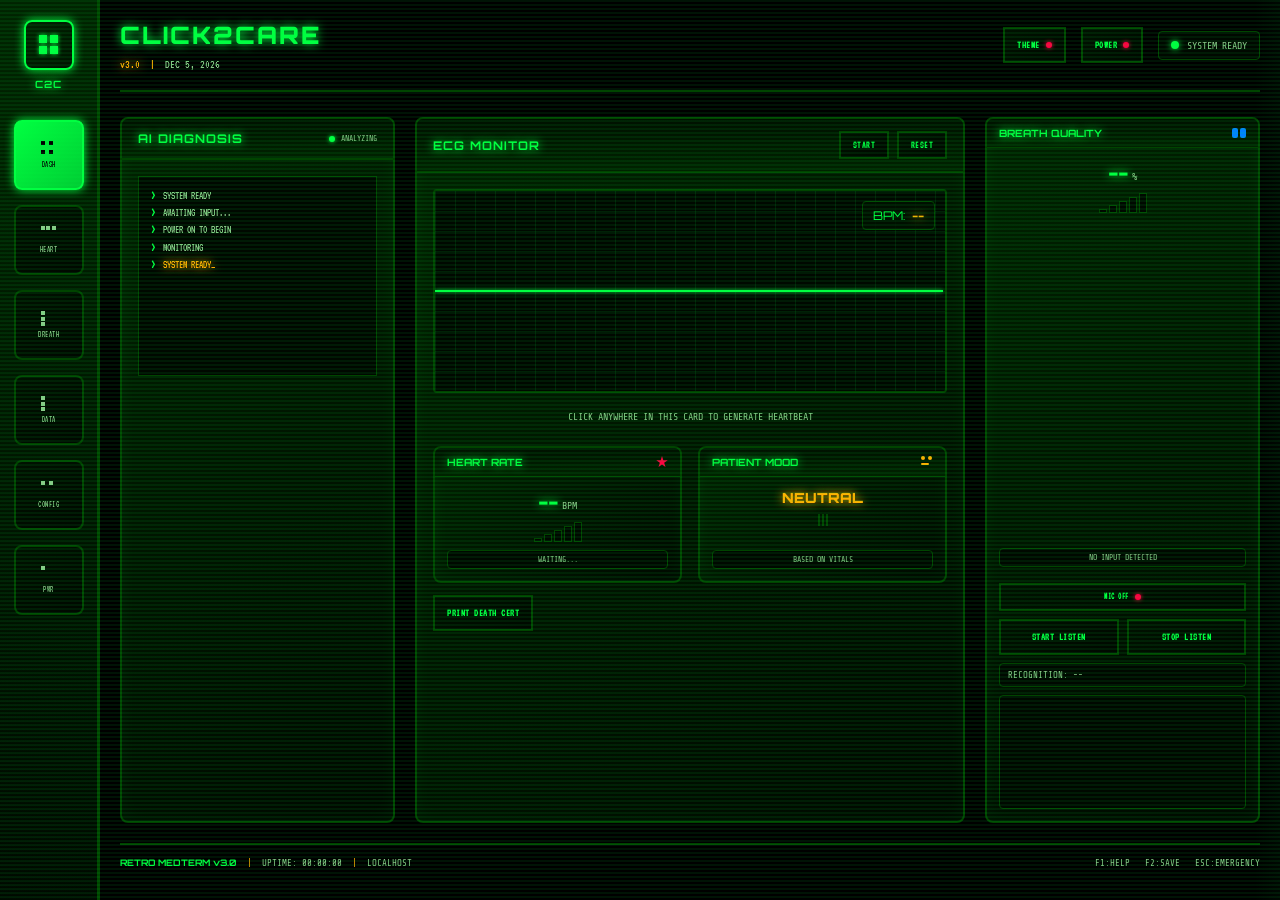
<file: index.html>
<!DOCTYPE html>
<html lang="en">
  <head>
    <meta charset="UTF-8" />
    <meta name="viewport" content="width=device-width, initial-scale=1.0" />
    <title>Click2Care</title>
    <link rel="preconnect" href="https://fonts.googleapis.com" />
    <link rel="preconnect" href="https://fonts.gstatic.com" crossorigin />
    <link
      href="https://fonts.googleapis.com/css2?family=Orbitron:wght@400;700;900&family=Share+Tech+Mono:wght@400&family=VT323&display=swap"
      rel="stylesheet"
    />
    <link rel="stylesheet" href="style.css" />
  </head>
  <body>
    <div class="crt-monitor">
      <div class="screen-bezel">
        <div class="screen-content">
          <!-- CRT Effects -->
          <div class="scanlines"></div>
          <div class="screen-flicker"></div>

          <div class="dashboard">
            <!-- Left Sidebar -->
            <aside class="sidebar">
              <div class="logo">
                <div class="logo-icon">
                  <div class="pixel-heart">
                    <div class="heart-pixel"></div>
                    <div class="heart-pixel"></div>
                    <div class="heart-pixel"></div>
                    <div class="heart-pixel"></div>
                  </div>
                </div>
                <div class="logo-text">C2C</div>
              </div>

              <nav class="nav-menu">
                <button class="nav-item active" data-tooltip="DASHBOARD">
                  <div class="nav-icon">
                    <div class="pixel-icon dashboard-icon">
                      <div class="icon-pixel"></div>
                      <div class="icon-pixel"></div>
                      <div class="icon-pixel"></div>
                      <div class="icon-pixel"></div>
                    </div>
                  </div>
                  <span class="nav-label">DASH</span>
                </button>

                <button class="nav-item" data-tooltip="HEART MONITOR">
                  <div class="nav-icon">
                    <div class="pixel-icon heart-icon">
                      <div class="icon-pixel pulse"></div>
                      <div class="icon-pixel pulse"></div>
                      <div class="icon-pixel pulse"></div>
                    </div>
                  </div>
                  <span class="nav-label">HEART</span>
                </button>

                <button class="nav-item" data-tooltip="BREATH ANALYSIS">
                  <div class="nav-icon">
                    <div class="pixel-icon breath-icon">
                      <div class="icon-pixel wave"></div>
                      <div class="icon-pixel wave"></div>
                      <div class="icon-pixel wave"></div>
                    </div>
                  </div>
                  <span class="nav-label">BREATH</span>
                </button>

                <button class="nav-item" data-tooltip="PATIENT RECORDS">
                  <div class="nav-icon">
                    <div class="pixel-icon records-icon">
                      <div class="icon-pixel"></div>
                      <div class="icon-pixel"></div>
                      <div class="icon-pixel"></div>
                    </div>
                  </div>
                  <span class="nav-label">DATA</span>
                </button>

                <button class="nav-item" data-tooltip="SETTINGS">
                  <div class="nav-icon">
                    <div class="pixel-icon settings-icon">
                      <div class="icon-pixel rotate"></div>
                      <div class="icon-pixel rotate"></div>
                    </div>
                  </div>
                  <span class="nav-label">CONFIG</span>
                </button>

                <button class="nav-item power-nav" data-tooltip="POWER">
                  <div class="nav-icon">
                    <div class="pixel-icon power-icon">
                      <div class="icon-pixel"></div>
                    </div>
                  </div>
                  <span class="nav-label">PWR</span>
                </button>
              </nav>
            </aside>

            <!-- Main Content -->
            <main class="main-content">
              <header class="header">
                <div class="header-left">
                  <h1 class="app-title">Click2Care</h1>
                  <div class="system-info">
                    <span class="version">v3.0</span>
                    <span class="separator">|</span>
                    <span class="date">MARCH 2024</span>
                  </div>
                </div>
                <div class="header-controls">
                  <button class="pixel-btn theme-toggle" title="TOGGLE THEME">
                    <span class="btn-text">THEME</span>
                    <div class="btn-led"></div>
                  </button>
                  <button class="pixel-btn power-btn" title="POWER ON/OFF">
                    <span class="btn-text">POWER</span>
                    <div class="btn-led power-led"></div>
                  </button>
                  <div class="status-indicator">
                    <div class="status-dot"></div>
                    <span class="status-text">SYSTEM READY</span>
                  </div>
                </div>
              </header>

              <div class="content-grid">
                <!-- Analysis Box -->
                <section class="analysis-box">
                  <div class="panel-header">
                    <h2 class="panel-title">AI DIAGNOSIS</h2>
                    <div class="panel-status">
                      <div class="status-led active"></div>
                      <span>ANALYZING</span>
                    </div>
                  </div>
                  <div class="panel-body">
                    <div class="diagnosis-display">
                      <div class="terminal-screen">
                        <div class="terminal-line">
                          <span class="prompt">></span>
                          <span class="text">SYSTEM READY</span>
                        </div>
                        <div class="terminal-line">
                          <span class="prompt">></span>
                          <span class="text">AWAITING INPUT...</span>
                        </div>
                        <div class="terminal-line">
                          <span class="prompt">></span>
                          <span class="text">POWER ON TO BEGIN</span>
                        </div>
                        <div class="terminal-line">
                          <span class="prompt">></span>
                          <span class="text">MONITORING</span>
                        </div>
                        <div class="terminal-line current">
                          <span class="prompt">></span>
                          <span class="text" id="diagnosisText">STANDBY_</span>
                        </div>
                      </div>
                    </div>
                    <div class="alert-section hidden">
                      <div class="alert-indicator">
                        <div class="alert-icon">⚠</div>
                        <p class="alert-message">PATIENT CRITICAL</p>
                      </div>
                    </div>
                  </div>
                </section>

                <!-- Combined Heart & Mood Section (Section 2) -->
                <section class="graph-section combined-section">
                  <div class="panel-header">
                    <h2 class="panel-title">ECG MONITOR</h2>
                    <div class="graph-controls">
                      <button class="pixel-btn control-btn start-btn">
                        <span class="btn-text">START</span>
                      </button>
                      <button class="pixel-btn control-btn reset-btn">
                        <span class="btn-text">RESET</span>
                      </button>
                    </div>
                  </div>
                  <div class="panel-body">
                    <div class="combined-layout" id="heartCombinedCard">
                      <div class="combined-left">
                        <div class="graph-container">
                          <div class="crt-screen">
                            <canvas
                              id="ecgCanvas"
                              width="600"
                              height="200"
                            ></canvas>
                            <div class="screen-grid"></div>
                            <div class="graph-overlay">
                              <div class="bpm-display">
                                <span class="bpm-label">BPM:</span>
                                <span class="bpm-value" id="bpmValue">--</span>
                              </div>
                            </div>
                          </div>
                          <div class="graph-message">
                            <span id="graphMessage"
                              >CLICK ANYWHERE IN THIS CARD TO GENERATE
                              HEARTBEAT</span
                            >
                          </div>
                        </div>
                      </div>
                      <div class="combined-right">
                        <!-- Heart Rate Card (unchanged design) -->
                        <div class="vital-card bpm-card">
                          <div class="card-header">
                            <h3 class="card-title">HEART RATE</h3>
                            <div class="card-icon">
                              <div class="pixel-heart-small">
                                <div class="heart-beat-pixel"></div>
                              </div>
                            </div>
                          </div>
                          <div class="card-body">
                            <div class="vital-display">
                              <div class="vital-value">
                                <span class="value" id="heartRate">--</span>
                                <span class="unit">BPM</span>
                              </div>
                              <div class="vital-bars">
                                <div class="bar" data-level="1"></div>
                                <div class="bar" data-level="2"></div>
                                <div class="bar" data-level="3"></div>
                                <div class="bar" data-level="4"></div>
                                <div class="bar" data-level="5"></div>
                              </div>
                            </div>
                            <div class="vital-status" id="heartStatus">
                              WAITING...
                            </div>
                          </div>
                        </div>

                        <!-- Patient Mood Card -->
                        <div class="vital-card mood-card">
                          <div class="card-header">
                            <h3 class="card-title">PATIENT MOOD</h3>
                            <div class="card-icon">
                              <div class="pixel-face" id="moodIcon">
                                <div class="face-pixel eye"></div>
                                <div class="face-pixel eye"></div>
                                <div class="face-pixel mouth"></div>
                              </div>
                            </div>
                          </div>
                          <div class="card-body">
                            <div class="vital-display">
                              <div class="vital-value">
                                <span class="value mood-text" id="moodValue"
                                  >NEUTRAL</span
                                >
                              </div>
                              <div class="mood-indicator">
                                <div class="mood-bar good"></div>
                                <div class="mood-bar ok"></div>
                                <div class="mood-bar bad"></div>
                              </div>
                            </div>
                            <div class="vital-status" id="moodStatus">
                              BASED ON VITALS
                            </div>
                          </div>
                        </div>
                      </div>
                    </div>
                    <div class="diagnosis-actions">
                      <input
                        type="file"
                        id="photoUpload"
                        accept="image/*"
                        class="hidden"
                      />
                      <div class="actions-row">
                        <button
                          class="pixel-btn"
                          id="uploadPhotoBtn"
                          title="PRINT DEATH CERTIFICATE"
                        >
                          <span class="btn-text">PRINT DEATH CERT</span>
                        </button>
                        <button
                          class="pixel-btn"
                          id="printDeathCert"
                          title="PRINT CERTIFICATE"
                          style="display: none"
                        >
                          <span class="btn-text">PRINT CERT</span>
                        </button>
                      </div>
                    </div>
                  </div>
                </section>

                <!-- Vitals Section (Section 3 - Breath only) -->
                <section class="vitals-section">
                  <!-- Breath Quality Card (expanded) -->
                  <div class="vital-card breath-card">
                    <div class="card-header">
                      <h3 class="card-title">BREATH QUALITY</h3>
                      <div class="card-icon">
                        <div class="pixel-lungs">
                          <div class="lung-pixel"></div>
                          <div class="lung-pixel"></div>
                        </div>
                      </div>
                    </div>
                    <div class="card-body">
                      <div class="vital-display">
                        <div class="vital-value">
                          <span class="value" id="breathQuality">--</span>
                          <span class="unit">%</span>
                        </div>
                        <div class="vital-bars">
                          <div class="bar" data-level="1"></div>
                          <div class="bar" data-level="2"></div>
                          <div class="bar" data-level="3"></div>
                          <div class="bar" data-level="4"></div>
                          <div class="bar" data-level="5"></div>
                        </div>
                      </div>
                      <div class="vital-status" id="breathStatus">
                        NO INPUT DETECTED
                      </div>
                      <div class="breath-controls">
                        <button class="pixel-btn mic-btn" id="micToggle">
                          <span class="btn-text">MIC OFF</span>
                          <div class="btn-led"></div>
                        </button>
                        <div class="breath-extra-controls">
                          <button class="pixel-btn breath-start">
                            <span class="btn-text">START LISTEN</span>
                          </button>
                          <button class="pixel-btn breath-stop">
                            <span class="btn-text">STOP LISTEN</span>
                          </button>
                        </div>
                        <div class="breath-recognition" id="breathRecognition">
                          RECOGNITION: --
                        </div>
                        <div class="breath-graph">
                          <canvas
                            id="breathCanvas"
                            width="300"
                            height="100"
                          ></canvas>
                        </div>
                      </div>
                    </div>
                  </div>
                </section>
              </div>

              <!-- Footer -->
              <footer class="footer">
                <div class="footer-info">
                  <span class="system-name">RETRO MEDTERM v3.0</span>
                  <span class="separator">|</span>
                  <span class="uptime"
                    >UPTIME: <span id="uptime">00:00:00</span></span
                  >
                  <span class="separator">|</span>
                  <span class="connection">LOCALHOST</span>
                </div>
                <div class="footer-commands">
                  <span class="command">F1:HELP</span>
                  <span class="command">F2:SAVE</span>
                  <span class="command">ESC:EMERGENCY</span>
                </div>
              </footer>
            </main>
          </div>
        </div>
      </div>
    </div>

    <!-- Alert Modal -->
    <div class="pixel-modal hidden" id="alertModal">
      <div class="modal-content">
        <div class="modal-header">
          <span class="modal-title">SYSTEM ALERT</span>
          <button class="pixel-btn close-btn" onclick="closeAlert()">
            <span class="btn-text">X</span>
          </button>
        </div>
        <div class="modal-body">
          <div class="alert-display">
            <div class="alert-icon-large">⚠</div>
            <div class="alert-text" id="alertText">CRITICAL ERROR DETECTED</div>
          </div>
        </div>
        <div class="modal-footer">
          <button
            class="pixel-btn acknowledge-btn"
            onclick="acknowledgeAlert()"
          >
            <span class="btn-text">ACKNOWLEDGE</span>
          </button>
        </div>
      </div>
    </div>

    <!-- Session Toast -->
    <div class="pixel-modal hidden" id="toastModal">
      <div
        class="modal-content"
        style="border-color: #00ff41; max-width: 420px"
      >
        <div class="modal-header" style="border-bottom-color: #00ff41">
          <span class="modal-title" id="toastTitle">SESSION</span>
          <button class="pixel-btn close-btn" onclick="closeToast()">
            <span class="btn-text">X</span>
          </button>
        </div>
        <div class="modal-body">
          <div class="alert-display">
            <div class="alert-text" id="toastText">SESSION MESSAGE</div>
          </div>
        </div>
        <div class="modal-footer">
          <button class="pixel-btn acknowledge-btn" onclick="closeToast()">
            <span class="btn-text">OK</span>
          </button>
        </div>
      </div>
    </div>

    <script src="script.js"></script>
  </body>
</html>
</file>
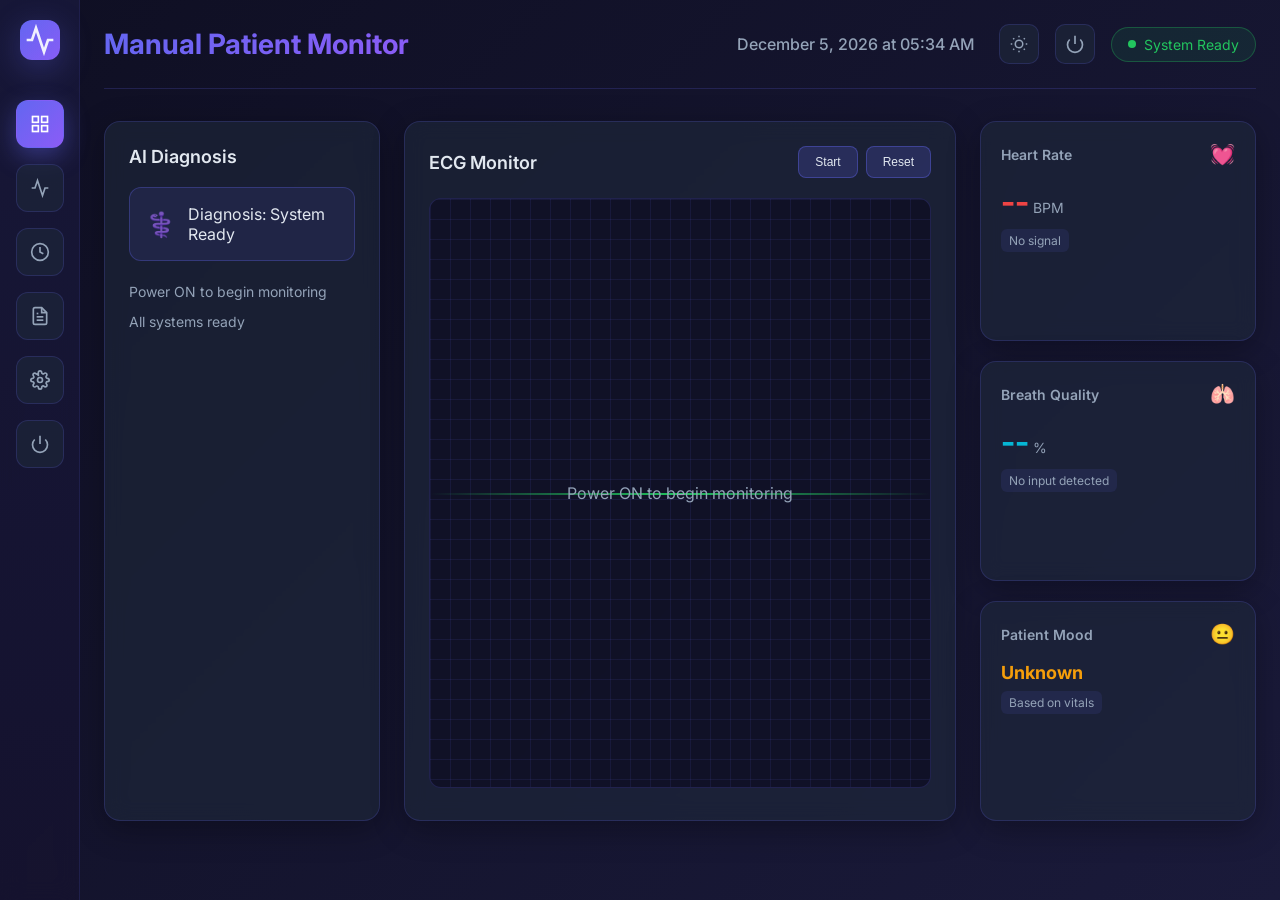
<file: previous/index.html>
<!DOCTYPE html>
<html lang="en">
  <head>
    <meta charset="UTF-8" />
    <meta name="viewport" content="width=device-width, initial-scale=1.0" />
    <title>Manual Patient Monitor</title>
    <link rel="preconnect" href="https://fonts.googleapis.com" />
    <link rel="preconnect" href="https://fonts.gstatic.com" crossorigin />
    <link
      href="https://fonts.googleapis.com/css2?family=Inter:wght@300;400;500;600;700&display=swap"
      rel="stylesheet"
    />
    <link rel="stylesheet" href="style.css" />
  </head>
  <body>
    <div class="dashboard">
      <!-- Left Sidebar -->
      <aside class="sidebar">
        <div class="logo">
          <div class="logo-icon">
            <svg
              width="32"
              height="32"
              viewBox="0 0 24 24"
              fill="none"
              stroke="currentColor"
              stroke-width="2"
            >
              <path d="M22 12h-4l-3 9L9 3l-3 9H2" />
            </svg>
          </div>
        </div>

        <nav class="nav-menu">
          <button class="nav-item active" data-tooltip="Dashboard">
            <svg
              width="20"
              height="20"
              viewBox="0 0 24 24"
              fill="none"
              stroke="currentColor"
              stroke-width="2"
            >
              <rect x="3" y="3" width="7" height="7" />
              <rect x="14" y="3" width="7" height="7" />
              <rect x="14" y="14" width="7" height="7" />
              <rect x="3" y="14" width="7" height="7" />
            </svg>
          </button>

          <button class="nav-item" data-tooltip="Heart Monitor">
            <svg
              width="20"
              height="20"
              viewBox="0 0 24 24"
              fill="none"
              stroke="currentColor"
              stroke-width="2"
            >
              <path d="M22 12h-4l-3 9L9 3l-3 9H2" />
            </svg>
          </button>

          <button class="nav-item" data-tooltip="Breath Analysis">
            <svg
              width="20"
              height="20"
              viewBox="0 0 24 24"
              fill="none"
              stroke="currentColor"
              stroke-width="2"
            >
              <circle cx="12" cy="12" r="10" />
              <polyline points="12,6 12,12 16,14" />
            </svg>
          </button>

          <button class="nav-item" data-tooltip="Patient Records">
            <svg
              width="20"
              height="20"
              viewBox="0 0 24 24"
              fill="none"
              stroke="currentColor"
              stroke-width="2"
            >
              <path
                d="M14 2H6a2 2 0 0 0-2 2v16a2 2 0 0 0 2 2h12a2 2 0 0 0 2-2V8z"
              />
              <polyline points="14,2 14,8 20,8" />
              <line x1="16" y1="13" x2="8" y2="13" />
              <line x1="16" y1="17" x2="8" y2="17" />
              <polyline points="10,9 9,9 8,9" />
            </svg>
          </button>

          <button class="nav-item" data-tooltip="Settings">
            <svg
              width="20"
              height="20"
              viewBox="0 0 24 24"
              fill="none"
              stroke="currentColor"
              stroke-width="2"
            >
              <circle cx="12" cy="12" r="3" />
              <path
                d="M19.4 15a1.65 1.65 0 0 0 .33 1.82l.06.06a2 2 0 0 1 0 2.83 2 2 0 0 1-2.83 0l-.06-.06a1.65 1.65 0 0 0-1.82-.33 1.65 1.65 0 0 0-1 1.51V21a2 2 0 0 1-2 2 2 2 0 0 1-2-2v-.09A1.65 1.65 0 0 0 9 19.4a1.65 1.65 0 0 0-1.82.33l-.06.06a2 2 0 0 1-2.83 0 2 2 0 0 1 0-2.83l.06-.06a1.65 1.65 0 0 0 .33-1.82 1.65 1.65 0 0 0-1.51-1H3a2 2 0 0 1-2-2 2 2 0 0 1 2-2h.09A1.65 1.65 0 0 0 4.6 9a1.65 1.65 0 0 0-.33-1.82l-.06-.06a2 2 0 0 1 0-2.83 2 2 0 0 1 2.83 0l.06.06a1.65 1.65 0 0 0 1.82.33H9a1.65 1.65 0 0 0 1 1.51V3a2 2 0 0 1 2-2 2 2 0 0 1 2 2v.09a1.65 1.65 0 0 0 1 1.51 1.65 1.65 0 0 0 1.82-.33l.06-.06a2 2 0 0 1 2.83 0 2 2 0 0 1 0 2.83l-.06.06a1.65 1.65 0 0 0-.33 1.82V9a1.65 1.65 0 0 0 1.51 1H21a2 2 0 0 1 2 2 2 2 0 0 1-2 2h-.09a1.65 1.65 0 0 0-1.51 1z"
              />
            </svg>
          </button>

          <button class="nav-item" data-tooltip="Power">
            <svg
              width="20"
              height="20"
              viewBox="0 0 24 24"
              fill="none"
              stroke="currentColor"
              stroke-width="2"
            >
              <path d="M18.36 6.64a9 9 0 1 1-12.73 0" />
              <line x1="12" y1="2" x2="12" y2="12" />
            </svg>
          </button>
        </nav>
      </aside>

      <!-- Main Content -->
      <main class="main-content">
        <header class="header">
          <h1>Manual Patient Monitor</h1>
          <div class="header-info">
            <span class="date">March 2024</span>
            <div class="header-controls">
              <button class="theme-toggle" title="Toggle Theme">
                <svg
                  class="theme-icon sun-icon"
                  width="18"
                  height="18"
                  viewBox="0 0 24 24"
                  fill="none"
                  stroke="currentColor"
                  stroke-width="2"
                >
                  <circle cx="12" cy="12" r="5" />
                  <path
                    d="M12 1v2M12 21v2M4.22 4.22l1.42 1.42M18.36 18.36l1.42 1.42M1 12h2M21 12h2M4.22 19.78l1.42-1.42M18.36 5.64l1.42-1.42"
                  />
                </svg>
                <svg
                  class="theme-icon moon-icon"
                  width="18"
                  height="18"
                  viewBox="0 0 24 24"
                  fill="none"
                  stroke="currentColor"
                  stroke-width="2"
                >
                  <path d="M21 12.79A9 9 0 1 1 11.21 3 7 7 0 0 0 21 12.79z" />
                </svg>
              </button>
              <button class="power-btn" title="Power On/Off">
                <svg
                  class="power-icon"
                  width="20"
                  height="20"
                  viewBox="0 0 24 24"
                  fill="none"
                  stroke="currentColor"
                  stroke-width="2"
                >
                  <path d="M18.36 6.64a9 9 0 1 1-12.73 0" />
                  <line x1="12" y1="2" x2="12" y2="12" />
                </svg>
              </button>
              <div class="status-indicator">
                <div class="status-dot"></div>
                <span>System Ready</span>
              </div>
            </div>
          </div>
        </header>

        <div class="content-grid">
          <!-- Analysis Box -->
          <section class="analysis-box">
            <h2>AI Diagnosis</h2>
            <div class="diagnosis-content">
              <div class="diagnosis-status">
                <div class="status-icon">⚕️</div>
                <p>Diagnosis: System Ready</p>
              </div>
              <div class="analysis-details">
                <p>Power ON to begin monitoring</p>
                <p>Click graph or use microphone for input</p>
              </div>
              <div class="alert-section hidden">
                <div class="alert-indicator">
                  <div class="alert-icon">⚠️</div>
                  <p class="alert-message">PATIENT CRITICAL</p>
                </div>
              </div>
            </div>
          </section>

          <!-- Graph Section -->
          <section class="graph-section">
            <div class="graph-header">
              <h2>ECG Monitor</h2>
              <div class="graph-controls">
                <button class="control-btn">Start</button>
                <button class="control-btn">Reset</button>
              </div>
            </div>
            <div class="graph-container">
              <div class="graph-placeholder">
                <div class="ecg-line"></div>
                <div class="graph-grid"></div>
                <p class="graph-message">Click to generate heartbeat</p>
              </div>
            </div>
          </section>

          <!-- Vitals Cards -->
          <section class="vitals-section">
            <div class="vital-card bpm-card">
              <div class="card-header">
                <h3>Heart Rate</h3>
                <div class="card-icon">💓</div>
              </div>
              <div class="vital-value">
                <span class="value">--</span>
                <span class="unit">BPM</span>
              </div>
              <div class="vital-status">Waiting...</div>
            </div>

            <div class="vital-card breath-card">
              <div class="card-header">
                <h3>Breath Quality</h3>
                <div class="card-icon">🫁</div>
              </div>
              <div class="vital-value">
                <span class="value">--</span>
                <span class="unit">%</span>
              </div>
              <div class="vital-status">No input detected</div>
            </div>

            <div class="vital-card mood-card">
              <div class="card-header">
                <h3>Patient Mood</h3>
                <div class="card-icon">😐</div>
              </div>
              <div class="vital-value">
                <span class="value">Neutral</span>
              </div>
              <div class="vital-status">Based on vitals</div>
            </div>
          </section>
        </div>
      </main>
    </div>

    <script src="script.js"></script>
  </body>
</html>
</file>
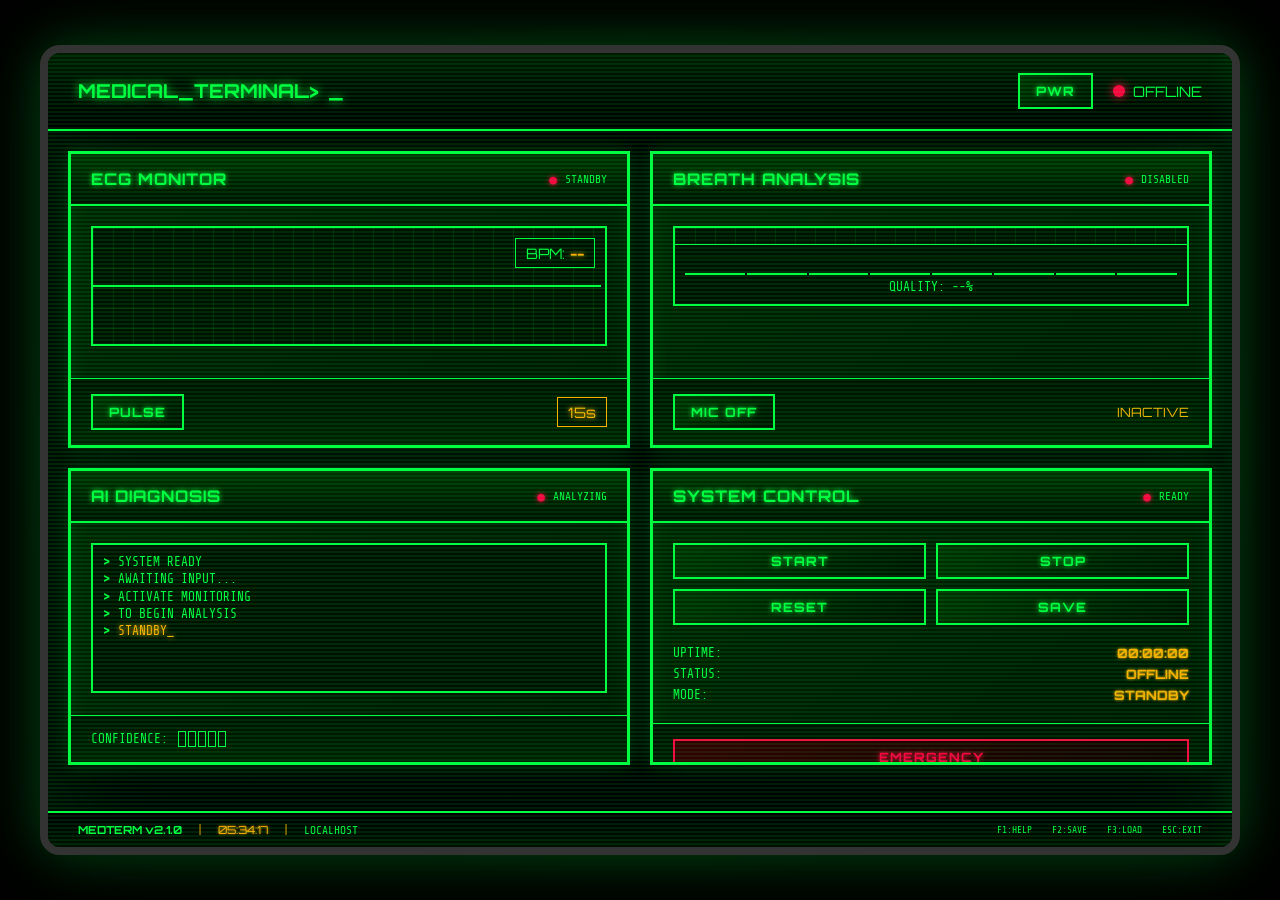
<file: index2.html>
<!DOCTYPE html>
<html lang="en">
  <head>
    <meta charset="UTF-8" />
    <meta name="viewport" content="width=device-width, initial-scale=1.0" />
    <title>RETRO MEDICAL TERMINAL v2.1</title>
    <link rel="preconnect" href="https://fonts.googleapis.com" />
    <link rel="preconnect" href="https://fonts.gstatic.com" crossorigin />
    <link
      href="https://fonts.googleapis.com/css2?family=Orbitron:wght@400;700;900&family=Share+Tech+Mono:wght@400&display=swap"
      rel="stylesheet"
    />
    <link rel="stylesheet" href="style2.css" />
  </head>
  <body>
    <div class="crt-container">
      <div class="crt-screen">
        <!-- CRT Scanlines Effect -->
        <div class="scanlines"></div>
        <div class="crt-flicker"></div>

        <!-- Terminal Header -->
        <header class="terminal-header">
          <div class="terminal-title">
            <span class="terminal-prompt">MEDICAL_TERMINAL></span>
            <span class="blinking-cursor">_</span>
          </div>
          <div class="system-controls">
            <button class="pixel-btn power-btn" data-sound="beep">
              <span class="pixel-text">PWR</span>
            </button>
            <div class="system-status">
              <div class="status-led"></div>
              <span class="status-text">OFFLINE</span>
            </div>
          </div>
        </header>

        <!-- Main Terminal Grid -->
        <main class="terminal-grid">
          <!-- ECG Monitor Card -->
          <div class="pixel-card ecg-card">
            <div class="card-header">
              <div class="card-title">ECG MONITOR</div>
              <div class="card-status">
                <span class="status-indicator">●</span>
                <span class="status-label">STANDBY</span>
              </div>
            </div>
            <div class="card-body">
              <div class="ecg-display">
                <div class="pixel-screen ecg-screen">
                  <canvas id="ecgCanvas" width="280" height="120"></canvas>
                  <div class="screen-grid"></div>
                  <div class="screen-overlay">
                    <div class="bpm-reading">
                      <span class="bpm-label">BPM:</span>
                      <span class="bpm-value">--</span>
                    </div>
                  </div>
                </div>
              </div>
            </div>
            <div class="card-footer">
              <button class="pixel-btn heartbeat-btn" data-sound="click">
                <span class="pixel-text">PULSE</span>
              </button>
              <div class="measurement-timer">15s</div>
            </div>
          </div>

          <!-- Breath Monitor Card -->
          <div class="pixel-card breath-card">
            <div class="card-header">
              <div class="card-title">BREATH ANALYSIS</div>
              <div class="card-status">
                <span class="status-indicator">●</span>
                <span class="status-label">DISABLED</span>
              </div>
            </div>
            <div class="card-body">
              <div class="breath-display">
                <div class="pixel-screen breath-screen">
                  <canvas id="breathCanvas" width="280" height="80"></canvas>
                  <div class="screen-grid"></div>
                  <div class="breath-meter">
                    <div class="meter-bars">
                      <div class="meter-bar" data-level="1"></div>
                      <div class="meter-bar" data-level="2"></div>
                      <div class="meter-bar" data-level="3"></div>
                      <div class="meter-bar" data-level="4"></div>
                      <div class="meter-bar" data-level="5"></div>
                      <div class="meter-bar" data-level="6"></div>
                      <div class="meter-bar" data-level="7"></div>
                      <div class="meter-bar" data-level="8"></div>
                    </div>
                    <div class="breath-quality">
                      QUALITY: <span id="breathValue">--</span>%
                    </div>
                  </div>
                </div>
              </div>
            </div>
            <div class="card-footer">
              <button class="pixel-btn mic-toggle-btn" data-sound="toggle">
                <span class="pixel-text">MIC OFF</span>
              </button>
              <div class="breath-status">INACTIVE</div>
            </div>
          </div>

          <!-- AI Analysis Card -->
          <div class="pixel-card ai-card">
            <div class="card-header">
              <div class="card-title">AI DIAGNOSIS</div>
              <div class="card-status">
                <span class="status-indicator">●</span>
                <span class="status-label">ANALYZING</span>
              </div>
            </div>
            <div class="card-body">
              <div class="ai-display">
                <div class="pixel-screen ai-screen">
                  <div class="terminal-output">
                    <div class="output-line">
                      <span class="prompt">></span>
                      <span class="text">SYSTEM READY</span>
                    </div>
                    <div class="output-line">
                      <span class="prompt">></span>
                      <span class="text">AWAITING INPUT...</span>
                    </div>
                    <div class="output-line">
                      <span class="prompt">></span>
                      <span class="text">ACTIVATE MONITORING</span>
                    </div>
                    <div class="output-line">
                      <span class="prompt">></span>
                      <span class="text">TO BEGIN ANALYSIS</span>
                    </div>
                    <div class="output-line current-line">
                      <span class="prompt">></span>
                      <span class="text" id="aiOutput">STANDBY_</span>
                    </div>
                  </div>
                </div>
              </div>
            </div>
            <div class="card-footer">
              <div class="ai-confidence">
                <span class="confidence-label">CONFIDENCE:</span>
                <div class="confidence-bars">
                  <div class="conf-bar"></div>
                  <div class="conf-bar"></div>
                  <div class="conf-bar"></div>
                  <div class="conf-bar"></div>
                  <div class="conf-bar"></div>
                </div>
              </div>
            </div>
          </div>

          <!-- Control Panel Card -->
          <div class="pixel-card control-card">
            <div class="card-header">
              <div class="card-title">SYSTEM CONTROL</div>
              <div class="card-status">
                <span class="status-indicator">●</span>
                <span class="status-label">READY</span>
              </div>
            </div>
            <div class="card-body">
              <div class="control-display">
                <div class="control-grid">
                  <button
                    class="pixel-btn control-btn start-btn"
                    data-sound="start"
                  >
                    <span class="pixel-text">START</span>
                  </button>
                  <button
                    class="pixel-btn control-btn stop-btn"
                    data-sound="stop"
                  >
                    <span class="pixel-text">STOP</span>
                  </button>
                  <button
                    class="pixel-btn control-btn reset-btn"
                    data-sound="reset"
                  >
                    <span class="pixel-text">RESET</span>
                  </button>
                  <button
                    class="pixel-btn control-btn save-btn"
                    data-sound="save"
                  >
                    <span class="pixel-text">SAVE</span>
                  </button>
                </div>
                <div class="system-info">
                  <div class="info-line">
                    <span class="info-label">UPTIME:</span>
                    <span class="info-value" id="uptime">00:00:00</span>
                  </div>
                  <div class="info-line">
                    <span class="info-label">STATUS:</span>
                    <span class="info-value" id="systemStatus">OFFLINE</span>
                  </div>
                  <div class="info-line">
                    <span class="info-label">MODE:</span>
                    <span class="info-value" id="systemMode">STANDBY</span>
                  </div>
                </div>
              </div>
            </div>
            <div class="card-footer">
              <div class="emergency-controls">
                <button class="pixel-btn emergency-btn" data-sound="emergency">
                  <span class="pixel-text">EMERGENCY</span>
                </button>
              </div>
            </div>
          </div>
        </main>

        <!-- Terminal Footer -->
        <footer class="terminal-footer">
          <div class="footer-info">
            <span class="system-version">MEDTERM v2.1.0</span>
            <span class="separator">|</span>
            <span class="system-time" id="systemTime">00:00:00</span>
            <span class="separator">|</span>
            <span class="connection-status">LOCALHOST</span>
          </div>
          <div class="footer-commands">
            <span class="command">F1:HELP</span>
            <span class="command">F2:SAVE</span>
            <span class="command">F3:LOAD</span>
            <span class="command">ESC:EXIT</span>
          </div>
        </footer>
      </div>
    </div>

    <!-- Alert Modal -->
    <div class="pixel-modal hidden" id="alertModal">
      <div class="modal-content">
        <div class="modal-header">
          <span class="modal-title">SYSTEM ALERT</span>
          <button class="pixel-btn close-btn" onclick="closeAlert()">X</button>
        </div>
        <div class="modal-body">
          <div class="alert-icon">⚠</div>
          <div class="alert-text" id="alertText">CRITICAL ERROR DETECTED</div>
        </div>
        <div class="modal-footer">
          <button
            class="pixel-btn acknowledge-btn"
            onclick="acknowledgeAlert()"
          >
            <span class="pixel-text">ACKNOWLEDGE</span>
          </button>
        </div>
      </div>
    </div>

    <script src="script2.js"></script>
  </body>
</html>
</file>
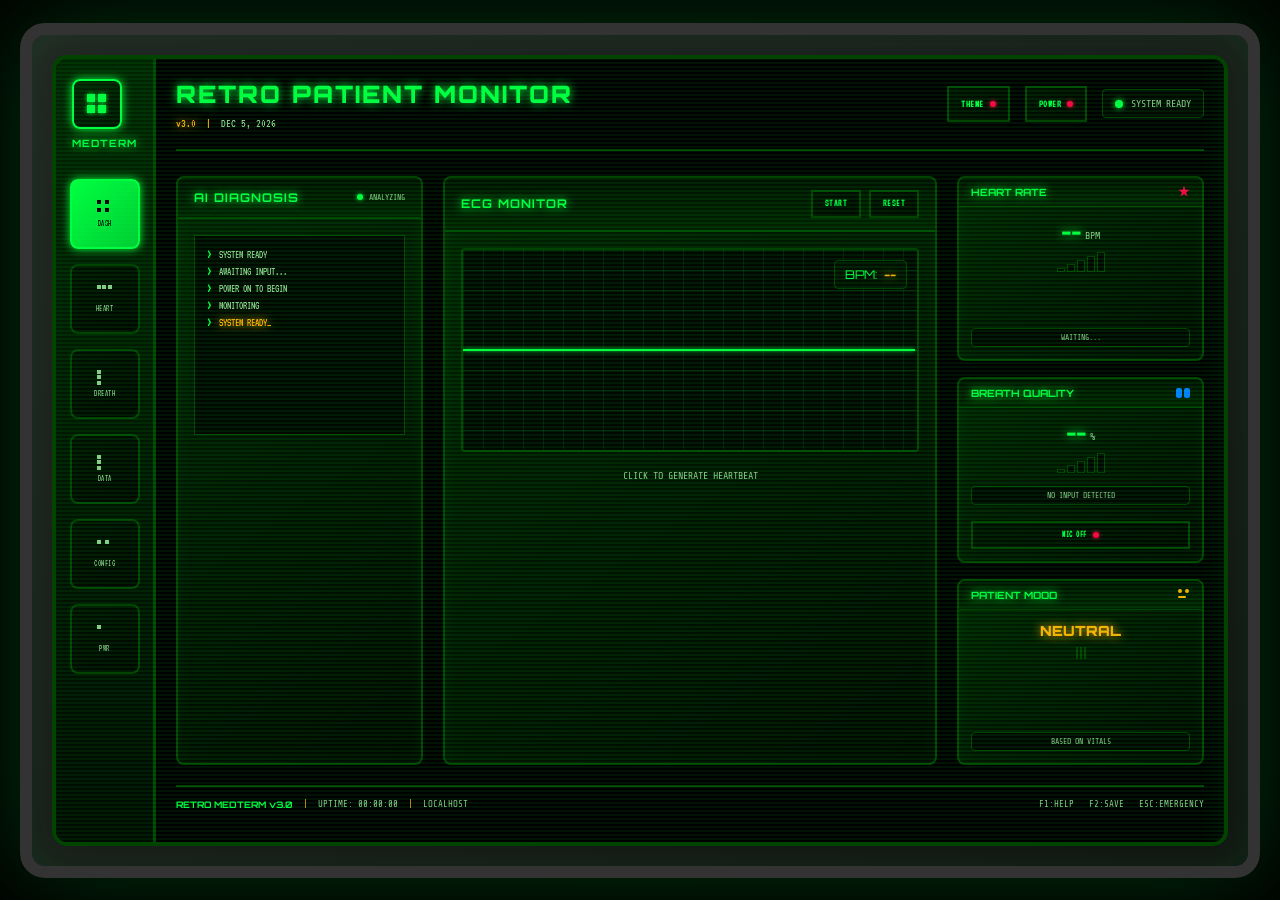
<file: index3.html>
<!DOCTYPE html>
<html lang="en">
  <head>
    <meta charset="UTF-8" />
    <meta name="viewport" content="width=device-width, initial-scale=1.0" />
    <title>RETRO PATIENT MONITOR v3.0</title>
    <link rel="preconnect" href="https://fonts.googleapis.com" />
    <link rel="preconnect" href="https://fonts.gstatic.com" crossorigin />
    <link
      href="https://fonts.googleapis.com/css2?family=Orbitron:wght@400;700;900&family=Share+Tech+Mono:wght@400&family=VT323&display=swap"
      rel="stylesheet"
    />
    <link rel="stylesheet" href="style3.css" />
  </head>
  <body>
    <div class="crt-monitor">
      <div class="screen-bezel">
        <div class="screen-content">
          <!-- CRT Effects -->
          <div class="scanlines"></div>
          <div class="screen-flicker"></div>

          <div class="dashboard">
            <!-- Left Sidebar -->
            <aside class="sidebar">
              <div class="logo">
                <div class="logo-icon">
                  <div class="pixel-heart">
                    <div class="heart-pixel"></div>
                    <div class="heart-pixel"></div>
                    <div class="heart-pixel"></div>
                    <div class="heart-pixel"></div>
                  </div>
                </div>
                <div class="logo-text">MEDTERM</div>
              </div>

              <nav class="nav-menu">
                <button class="nav-item active" data-tooltip="DASHBOARD">
                  <div class="nav-icon">
                    <div class="pixel-icon dashboard-icon">
                      <div class="icon-pixel"></div>
                      <div class="icon-pixel"></div>
                      <div class="icon-pixel"></div>
                      <div class="icon-pixel"></div>
                    </div>
                  </div>
                  <span class="nav-label">DASH</span>
                </button>

                <button class="nav-item" data-tooltip="HEART MONITOR">
                  <div class="nav-icon">
                    <div class="pixel-icon heart-icon">
                      <div class="icon-pixel pulse"></div>
                      <div class="icon-pixel pulse"></div>
                      <div class="icon-pixel pulse"></div>
                    </div>
                  </div>
                  <span class="nav-label">HEART</span>
                </button>

                <button class="nav-item" data-tooltip="BREATH ANALYSIS">
                  <div class="nav-icon">
                    <div class="pixel-icon breath-icon">
                      <div class="icon-pixel wave"></div>
                      <div class="icon-pixel wave"></div>
                      <div class="icon-pixel wave"></div>
                    </div>
                  </div>
                  <span class="nav-label">BREATH</span>
                </button>

                <button class="nav-item" data-tooltip="PATIENT RECORDS">
                  <div class="nav-icon">
                    <div class="pixel-icon records-icon">
                      <div class="icon-pixel"></div>
                      <div class="icon-pixel"></div>
                      <div class="icon-pixel"></div>
                    </div>
                  </div>
                  <span class="nav-label">DATA</span>
                </button>

                <button class="nav-item" data-tooltip="SETTINGS">
                  <div class="nav-icon">
                    <div class="pixel-icon settings-icon">
                      <div class="icon-pixel rotate"></div>
                      <div class="icon-pixel rotate"></div>
                    </div>
                  </div>
                  <span class="nav-label">CONFIG</span>
                </button>

                <button class="nav-item power-nav" data-tooltip="POWER">
                  <div class="nav-icon">
                    <div class="pixel-icon power-icon">
                      <div class="icon-pixel"></div>
                    </div>
                  </div>
                  <span class="nav-label">PWR</span>
                </button>
              </nav>
            </aside>

            <!-- Main Content -->
            <main class="main-content">
              <header class="header">
                <div class="header-left">
                  <h1 class="app-title">RETRO PATIENT MONITOR</h1>
                  <div class="system-info">
                    <span class="version">v3.0</span>
                    <span class="separator">|</span>
                    <span class="date">MARCH 2024</span>
                  </div>
                </div>
                <div class="header-controls">
                  <button class="pixel-btn theme-toggle" title="TOGGLE THEME">
                    <span class="btn-text">THEME</span>
                    <div class="btn-led"></div>
                  </button>
                  <button class="pixel-btn power-btn" title="POWER ON/OFF">
                    <span class="btn-text">POWER</span>
                    <div class="btn-led power-led"></div>
                  </button>
                  <div class="status-indicator">
                    <div class="status-dot"></div>
                    <span class="status-text">SYSTEM READY</span>
                  </div>
                </div>
              </header>

              <div class="content-grid">
                <!-- Analysis Box -->
                <section class="analysis-box">
                  <div class="panel-header">
                    <h2 class="panel-title">AI DIAGNOSIS</h2>
                    <div class="panel-status">
                      <div class="status-led active"></div>
                      <span>ANALYZING</span>
                    </div>
                  </div>
                  <div class="panel-body">
                    <div class="diagnosis-display">
                      <div class="terminal-screen">
                        <div class="terminal-line">
                          <span class="prompt">></span>
                          <span class="text">SYSTEM READY</span>
                        </div>
                        <div class="terminal-line">
                          <span class="prompt">></span>
                          <span class="text">AWAITING INPUT...</span>
                        </div>
                        <div class="terminal-line">
                          <span class="prompt">></span>
                          <span class="text">POWER ON TO BEGIN</span>
                        </div>
                        <div class="terminal-line">
                          <span class="prompt">></span>
                          <span class="text">MONITORING</span>
                        </div>
                        <div class="terminal-line current">
                          <span class="prompt">></span>
                          <span class="text" id="diagnosisText">STANDBY_</span>
                        </div>
                      </div>
                    </div>
                    <div class="alert-section hidden">
                      <div class="alert-indicator">
                        <div class="alert-icon">⚠</div>
                        <p class="alert-message">PATIENT CRITICAL</p>
                      </div>
                    </div>
                  </div>
                </section>

                <!-- Graph Section -->
                <section class="graph-section">
                  <div class="panel-header">
                    <h2 class="panel-title">ECG MONITOR</h2>
                    <div class="graph-controls">
                      <button class="pixel-btn control-btn start-btn">
                        <span class="btn-text">START</span>
                      </button>
                      <button class="pixel-btn control-btn reset-btn">
                        <span class="btn-text">RESET</span>
                      </button>
                    </div>
                  </div>
                  <div class="panel-body">
                    <div class="graph-container">
                      <div class="crt-screen">
                        <canvas
                          id="ecgCanvas"
                          width="600"
                          height="200"
                        ></canvas>
                        <div class="screen-grid"></div>
                        <div class="graph-overlay">
                          <div class="bpm-display">
                            <span class="bpm-label">BPM:</span>
                            <span class="bpm-value" id="bpmValue">--</span>
                          </div>
                        </div>
                      </div>
                      <div class="graph-message">
                        <span id="graphMessage"
                          >CLICK TO GENERATE HEARTBEAT</span
                        >
                      </div>
                    </div>
                  </div>
                </section>

                <!-- Vitals Section -->
                <section class="vitals-section">
                  <!-- Heart Rate Card -->
                  <div class="vital-card bpm-card">
                    <div class="card-header">
                      <h3 class="card-title">HEART RATE</h3>
                      <div class="card-icon">
                        <div class="pixel-heart-small">
                          <div class="heart-beat-pixel"></div>
                        </div>
                      </div>
                    </div>
                    <div class="card-body">
                      <div class="vital-display">
                        <div class="vital-value">
                          <span class="value" id="heartRate">--</span>
                          <span class="unit">BPM</span>
                        </div>
                        <div class="vital-bars">
                          <div class="bar" data-level="1"></div>
                          <div class="bar" data-level="2"></div>
                          <div class="bar" data-level="3"></div>
                          <div class="bar" data-level="4"></div>
                          <div class="bar" data-level="5"></div>
                        </div>
                      </div>
                      <div class="vital-status" id="heartStatus">
                        WAITING...
                      </div>
                    </div>
                  </div>

                  <!-- Breath Quality Card -->
                  <div class="vital-card breath-card">
                    <div class="card-header">
                      <h3 class="card-title">BREATH QUALITY</h3>
                      <div class="card-icon">
                        <div class="pixel-lungs">
                          <div class="lung-pixel"></div>
                          <div class="lung-pixel"></div>
                        </div>
                      </div>
                    </div>
                    <div class="card-body">
                      <div class="vital-display">
                        <div class="vital-value">
                          <span class="value" id="breathQuality">--</span>
                          <span class="unit">%</span>
                        </div>
                        <div class="vital-bars">
                          <div class="bar" data-level="1"></div>
                          <div class="bar" data-level="2"></div>
                          <div class="bar" data-level="3"></div>
                          <div class="bar" data-level="4"></div>
                          <div class="bar" data-level="5"></div>
                        </div>
                      </div>
                      <div class="vital-status" id="breathStatus">
                        NO INPUT DETECTED
                      </div>
                      <div class="breath-controls">
                        <button class="pixel-btn mic-btn" id="micToggle">
                          <span class="btn-text">MIC OFF</span>
                          <div class="btn-led"></div>
                        </button>
                      </div>
                    </div>
                  </div>

                  <!-- Patient Mood Card -->
                  <div class="vital-card mood-card">
                    <div class="card-header">
                      <h3 class="card-title">PATIENT MOOD</h3>
                      <div class="card-icon">
                        <div class="pixel-face" id="moodIcon">
                          <div class="face-pixel eye"></div>
                          <div class="face-pixel eye"></div>
                          <div class="face-pixel mouth"></div>
                        </div>
                      </div>
                    </div>
                    <div class="card-body">
                      <div class="vital-display">
                        <div class="vital-value">
                          <span class="value mood-text" id="moodValue"
                            >NEUTRAL</span
                          >
                        </div>
                        <div class="mood-indicator">
                          <div class="mood-bar good"></div>
                          <div class="mood-bar ok"></div>
                          <div class="mood-bar bad"></div>
                        </div>
                      </div>
                      <div class="vital-status" id="moodStatus">
                        BASED ON VITALS
                      </div>
                    </div>
                  </div>
                </section>
              </div>

              <!-- Footer -->
              <footer class="footer">
                <div class="footer-info">
                  <span class="system-name">RETRO MEDTERM v3.0</span>
                  <span class="separator">|</span>
                  <span class="uptime"
                    >UPTIME: <span id="uptime">00:00:00</span></span
                  >
                  <span class="separator">|</span>
                  <span class="connection">LOCALHOST</span>
                </div>
                <div class="footer-commands">
                  <span class="command">F1:HELP</span>
                  <span class="command">F2:SAVE</span>
                  <span class="command">ESC:EMERGENCY</span>
                </div>
              </footer>
            </main>
          </div>
        </div>
      </div>
    </div>

    <!-- Alert Modal -->
    <div class="pixel-modal hidden" id="alertModal">
      <div class="modal-content">
        <div class="modal-header">
          <span class="modal-title">SYSTEM ALERT</span>
          <button class="pixel-btn close-btn" onclick="closeAlert()">
            <span class="btn-text">X</span>
          </button>
        </div>
        <div class="modal-body">
          <div class="alert-display">
            <div class="alert-icon-large">⚠</div>
            <div class="alert-text" id="alertText">CRITICAL ERROR DETECTED</div>
          </div>
        </div>
        <div class="modal-footer">
          <button
            class="pixel-btn acknowledge-btn"
            onclick="acknowledgeAlert()"
          >
            <span class="btn-text">ACKNOWLEDGE</span>
          </button>
        </div>
      </div>
    </div>

    <script src="script3.js"></script>
  </body>
</html>
</file>
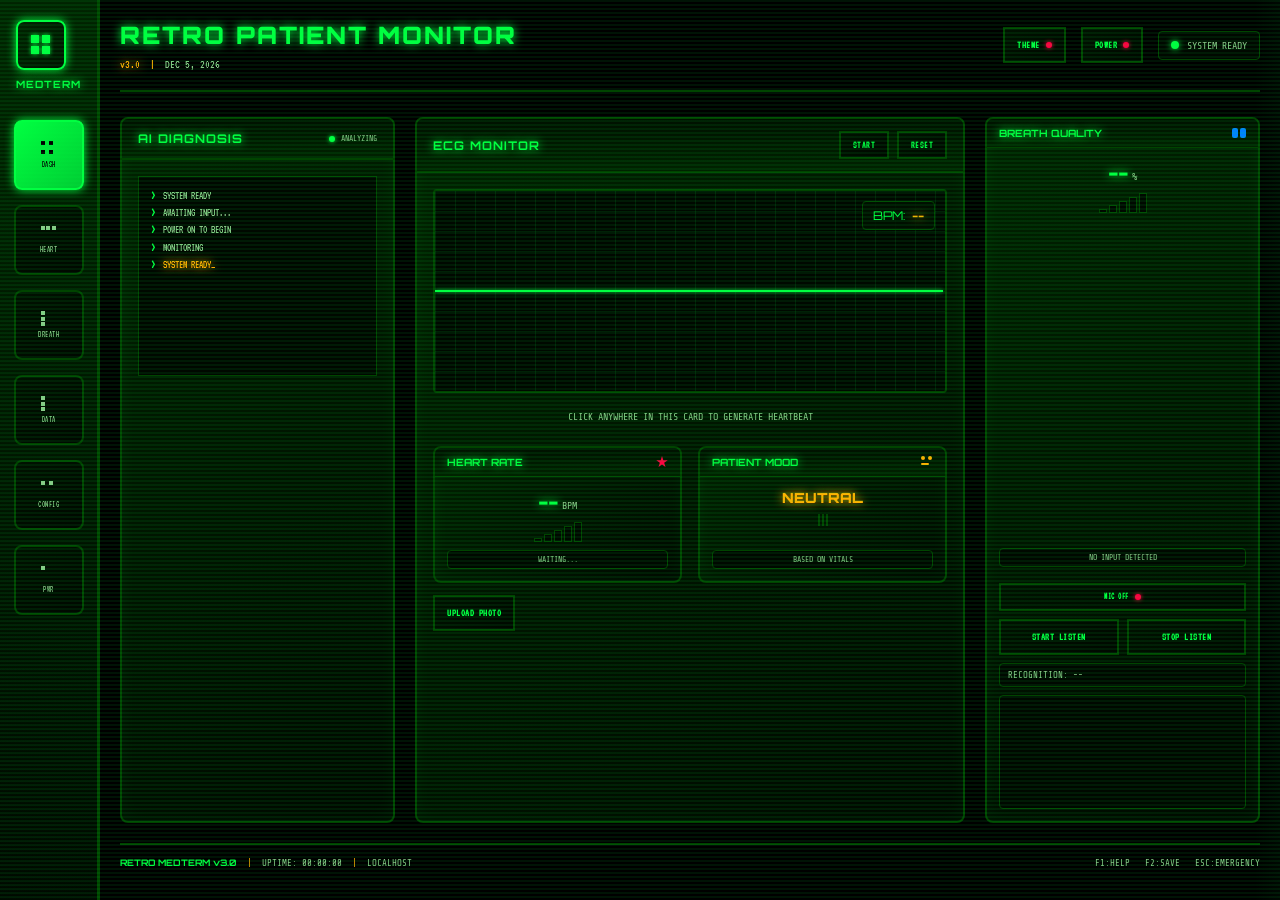
<file: click2care/index3.html>
<!DOCTYPE html>
<html lang="en">
  <head>
    <meta charset="UTF-8" />
    <meta name="viewport" content="width=device-width, initial-scale=1.0" />
    <title>RETRO PATIENT MONITOR v3.0</title>
    <link rel="preconnect" href="https://fonts.googleapis.com" />
    <link rel="preconnect" href="https://fonts.gstatic.com" crossorigin />
    <link
      href="https://fonts.googleapis.com/css2?family=Orbitron:wght@400;700;900&family=Share+Tech+Mono:wght@400&family=VT323&display=swap"
      rel="stylesheet"
    />
    <link rel="stylesheet" href="style3.css" />
  </head>
  <body>
    <div class="crt-monitor">
      <div class="screen-bezel">
        <div class="screen-content">
          <!-- CRT Effects -->
          <div class="scanlines"></div>
          <div class="screen-flicker"></div>

          <div class="dashboard">
            <!-- Left Sidebar -->
            <aside class="sidebar">
              <div class="logo">
                <div class="logo-icon">
                  <div class="pixel-heart">
                    <div class="heart-pixel"></div>
                    <div class="heart-pixel"></div>
                    <div class="heart-pixel"></div>
                    <div class="heart-pixel"></div>
                  </div>
                </div>
                <div class="logo-text">MEDTERM</div>
              </div>

              <nav class="nav-menu">
                <button class="nav-item active" data-tooltip="DASHBOARD">
                  <div class="nav-icon">
                    <div class="pixel-icon dashboard-icon">
                      <div class="icon-pixel"></div>
                      <div class="icon-pixel"></div>
                      <div class="icon-pixel"></div>
                      <div class="icon-pixel"></div>
                    </div>
                  </div>
                  <span class="nav-label">DASH</span>
                </button>

                <button class="nav-item" data-tooltip="HEART MONITOR">
                  <div class="nav-icon">
                    <div class="pixel-icon heart-icon">
                      <div class="icon-pixel pulse"></div>
                      <div class="icon-pixel pulse"></div>
                      <div class="icon-pixel pulse"></div>
                    </div>
                  </div>
                  <span class="nav-label">HEART</span>
                </button>

                <button class="nav-item" data-tooltip="BREATH ANALYSIS">
                  <div class="nav-icon">
                    <div class="pixel-icon breath-icon">
                      <div class="icon-pixel wave"></div>
                      <div class="icon-pixel wave"></div>
                      <div class="icon-pixel wave"></div>
                    </div>
                  </div>
                  <span class="nav-label">BREATH</span>
                </button>

                <button class="nav-item" data-tooltip="PATIENT RECORDS">
                  <div class="nav-icon">
                    <div class="pixel-icon records-icon">
                      <div class="icon-pixel"></div>
                      <div class="icon-pixel"></div>
                      <div class="icon-pixel"></div>
                    </div>
                  </div>
                  <span class="nav-label">DATA</span>
                </button>

                <button class="nav-item" data-tooltip="SETTINGS">
                  <div class="nav-icon">
                    <div class="pixel-icon settings-icon">
                      <div class="icon-pixel rotate"></div>
                      <div class="icon-pixel rotate"></div>
                    </div>
                  </div>
                  <span class="nav-label">CONFIG</span>
                </button>

                <button class="nav-item power-nav" data-tooltip="POWER">
                  <div class="nav-icon">
                    <div class="pixel-icon power-icon">
                      <div class="icon-pixel"></div>
                    </div>
                  </div>
                  <span class="nav-label">PWR</span>
                </button>
              </nav>
            </aside>

            <!-- Main Content -->
            <main class="main-content">
              <header class="header">
                <div class="header-left">
                  <h1 class="app-title">RETRO PATIENT MONITOR</h1>
                  <div class="system-info">
                    <span class="version">v3.0</span>
                    <span class="separator">|</span>
                    <span class="date">MARCH 2024</span>
                  </div>
                </div>
                <div class="header-controls">
                  <button class="pixel-btn theme-toggle" title="TOGGLE THEME">
                    <span class="btn-text">THEME</span>
                    <div class="btn-led"></div>
                  </button>
                  <button class="pixel-btn power-btn" title="POWER ON/OFF">
                    <span class="btn-text">POWER</span>
                    <div class="btn-led power-led"></div>
                  </button>
                  <div class="status-indicator">
                    <div class="status-dot"></div>
                    <span class="status-text">SYSTEM READY</span>
                  </div>
                </div>
              </header>

              <div class="content-grid">
                <!-- Analysis Box -->
                <section class="analysis-box">
                  <div class="panel-header">
                    <h2 class="panel-title">AI DIAGNOSIS</h2>
                    <div class="panel-status">
                      <div class="status-led active"></div>
                      <span>ANALYZING</span>
                    </div>
                  </div>
                  <div class="panel-body">
                    <div class="diagnosis-display">
                      <div class="terminal-screen">
                        <div class="terminal-line">
                          <span class="prompt">></span>
                          <span class="text">SYSTEM READY</span>
                        </div>
                        <div class="terminal-line">
                          <span class="prompt">></span>
                          <span class="text">AWAITING INPUT...</span>
                        </div>
                        <div class="terminal-line">
                          <span class="prompt">></span>
                          <span class="text">POWER ON TO BEGIN</span>
                        </div>
                        <div class="terminal-line">
                          <span class="prompt">></span>
                          <span class="text">MONITORING</span>
                        </div>
                        <div class="terminal-line current">
                          <span class="prompt">></span>
                          <span class="text" id="diagnosisText">STANDBY_</span>
                        </div>
                      </div>
                    </div>
                    <div class="alert-section hidden">
                      <div class="alert-indicator">
                        <div class="alert-icon">⚠</div>
                        <p class="alert-message">PATIENT CRITICAL</p>
                      </div>
                    </div>
                  </div>
                </section>

                <!-- Combined Heart & Mood Section (Section 2) -->
                <section class="graph-section combined-section">
                  <div class="panel-header">
                    <h2 class="panel-title">ECG MONITOR</h2>
                    <div class="graph-controls">
                      <button class="pixel-btn control-btn start-btn">
                        <span class="btn-text">START</span>
                      </button>
                      <button class="pixel-btn control-btn reset-btn">
                        <span class="btn-text">RESET</span>
                      </button>
                    </div>
                  </div>
                  <div class="panel-body">
                    <div class="combined-layout" id="heartCombinedCard">
                      <div class="combined-left">
                        <div class="graph-container">
                          <div class="crt-screen">
                            <canvas
                              id="ecgCanvas"
                              width="600"
                              height="200"
                            ></canvas>
                            <div class="screen-grid"></div>
                            <div class="graph-overlay">
                              <div class="bpm-display">
                                <span class="bpm-label">BPM:</span>
                                <span class="bpm-value" id="bpmValue">--</span>
                              </div>
                            </div>
                          </div>
                          <div class="graph-message">
                            <span id="graphMessage">CLICK ANYWHERE IN THIS CARD TO GENERATE HEARTBEAT</span>
                          </div>
                        </div>
                      </div>
                      <div class="combined-right">
                        <!-- Heart Rate Card (unchanged design) -->
                        <div class="vital-card bpm-card">
                          <div class="card-header">
                            <h3 class="card-title">HEART RATE</h3>
                            <div class="card-icon">
                              <div class="pixel-heart-small">
                                <div class="heart-beat-pixel"></div>
                              </div>
                            </div>
                          </div>
                          <div class="card-body">
                            <div class="vital-display">
                              <div class="vital-value">
                                <span class="value" id="heartRate">--</span>
                                <span class="unit">BPM</span>
                              </div>
                              <div class="vital-bars">
                                <div class="bar" data-level="1"></div>
                                <div class="bar" data-level="2"></div>
                                <div class="bar" data-level="3"></div>
                                <div class="bar" data-level="4"></div>
                                <div class="bar" data-level="5"></div>
                              </div>
                            </div>
                            <div class="vital-status" id="heartStatus">WAITING...</div>
                          </div>
                        </div>

                        <!-- Patient Mood Card -->
                        <div class="vital-card mood-card">
                          <div class="card-header">
                            <h3 class="card-title">PATIENT MOOD</h3>
                            <div class="card-icon">
                              <div class="pixel-face" id="moodIcon">
                                <div class="face-pixel eye"></div>
                                <div class="face-pixel eye"></div>
                                <div class="face-pixel mouth"></div>
                              </div>
                            </div>
                          </div>
                          <div class="card-body">
                            <div class="vital-display">
                              <div class="vital-value">
                                <span class="value mood-text" id="moodValue">NEUTRAL</span>
                              </div>
                              <div class="mood-indicator">
                                <div class="mood-bar good"></div>
                                <div class="mood-bar ok"></div>
                                <div class="mood-bar bad"></div>
                              </div>
                            </div>
                            <div class="vital-status" id="moodStatus">BASED ON VITALS</div>
                          </div>
                        </div>
                      </div>
                    </div>
                    <div class="diagnosis-actions">
                      <input type="file" id="photoUpload" accept="image/*" class="hidden" />
                      <div class="actions-row">
                        <button class="pixel-btn" id="uploadPhotoBtn" title="UPLOAD PHOTO">
                          <span class="btn-text">UPLOAD PHOTO</span>
                        </button>
                        <button class="pixel-btn" id="printDeathCert" title="PRINT CERTIFICATE" style="display:none;">
                          <span class="btn-text">PRINT CERT</span>
                        </button>
                      </div>
                    </div>
                  </div>
                </section>

                <!-- Vitals Section (Section 3 - Breath only) -->
                <section class="vitals-section">
                  <!-- Breath Quality Card (expanded) -->
                  <div class="vital-card breath-card">
                    <div class="card-header">
                      <h3 class="card-title">BREATH QUALITY</h3>
                      <div class="card-icon">
                        <div class="pixel-lungs">
                          <div class="lung-pixel"></div>
                          <div class="lung-pixel"></div>
                        </div>
                      </div>
                    </div>
                    <div class="card-body">
                      <div class="vital-display">
                        <div class="vital-value">
                          <span class="value" id="breathQuality">--</span>
                          <span class="unit">%</span>
                        </div>
                        <div class="vital-bars">
                          <div class="bar" data-level="1"></div>
                          <div class="bar" data-level="2"></div>
                          <div class="bar" data-level="3"></div>
                          <div class="bar" data-level="4"></div>
                          <div class="bar" data-level="5"></div>
                        </div>
                      </div>
                      <div class="vital-status" id="breathStatus">
                        NO INPUT DETECTED
                      </div>
                      <div class="breath-controls">
                        <button class="pixel-btn mic-btn" id="micToggle">
                          <span class="btn-text">MIC OFF</span>
                          <div class="btn-led"></div>
                        </button>
                        <div class="breath-extra-controls">
                          <button class="pixel-btn breath-start"><span class="btn-text">START LISTEN</span></button>
                          <button class="pixel-btn breath-stop"><span class="btn-text">STOP LISTEN</span></button>
                        </div>
                        <div class="breath-recognition" id="breathRecognition">RECOGNITION: --</div>
                        <div class="breath-graph">
                          <canvas id="breathCanvas" width="300" height="100"></canvas>
                        </div>
                      </div>
                    </div>
                  </div>
                </section>
              </div>

              <!-- Footer -->
              <footer class="footer">
                <div class="footer-info">
                  <span class="system-name">RETRO MEDTERM v3.0</span>
                  <span class="separator">|</span>
                  <span class="uptime"
                    >UPTIME: <span id="uptime">00:00:00</span></span
                  >
                  <span class="separator">|</span>
                  <span class="connection">LOCALHOST</span>
                </div>
                <div class="footer-commands">
                  <span class="command">F1:HELP</span>
                  <span class="command">F2:SAVE</span>
                  <span class="command">ESC:EMERGENCY</span>
                </div>
              </footer>
            </main>
          </div>
        </div>
      </div>
    </div>

    <!-- Alert Modal -->
    <div class="pixel-modal hidden" id="alertModal">
      <div class="modal-content">
        <div class="modal-header">
          <span class="modal-title">SYSTEM ALERT</span>
          <button class="pixel-btn close-btn" onclick="closeAlert()">
            <span class="btn-text">X</span>
          </button>
        </div>
        <div class="modal-body">
          <div class="alert-display">
            <div class="alert-icon-large">⚠</div>
            <div class="alert-text" id="alertText">CRITICAL ERROR DETECTED</div>
          </div>
        </div>
        <div class="modal-footer">
          <button
            class="pixel-btn acknowledge-btn"
            onclick="acknowledgeAlert()"
          >
            <span class="btn-text">ACKNOWLEDGE</span>
          </button>
        </div>
      </div>
    </div>

    <!-- Session Toast -->
    <div class="pixel-modal hidden" id="toastModal">
      <div class="modal-content" style="border-color:#00ff41; max-width: 420px;">
        <div class="modal-header" style="border-bottom-color:#00ff41;">
          <span class="modal-title" id="toastTitle">SESSION</span>
          <button class="pixel-btn close-btn" onclick="closeToast()">
            <span class="btn-text">X</span>
          </button>
        </div>
        <div class="modal-body">
          <div class="alert-display">
            <div class="alert-text" id="toastText">SESSION MESSAGE</div>
          </div>
        </div>
        <div class="modal-footer">
          <button class="pixel-btn acknowledge-btn" onclick="closeToast()">
            <span class="btn-text">OK</span>
          </button>
        </div>
      </div>
    </div>

    <script src="script3.js"></script>
  </body>
</html>
</file>
<file: style.css>
/* RETRO PATIENT MONITOR v3.0 - PIXEL DASHBOARD EDITION */
/* Authentic CRT Medical Terminal with Original Dashboard Layout */

@import url('https://fonts.googleapis.com/css2?family=Orbitron:wght@400;700;900&family=Share+Tech+Mono:wght@400&family=VT323&display=swap');

* {
    margin: 0;
    padding: 0;
    box-sizing: border-box;
}

:root {
    /* CRT Phosphor Colors */
    --phosphor-green: #00ff41;
    --phosphor-amber: #ffb000;
    --phosphor-red: #ff0040;
    --phosphor-blue: #0080ff;
    --phosphor-white: #ffffff;
    
    /* Background Colors */
    --crt-black: #000000;
    --crt-dark: #001100;
    --crt-darker: #000800;
    --panel-bg: #002200;
    --panel-border: #004400;
    
    /* UI Colors */
    --text-primary: var(--phosphor-green);
    --text-secondary: #88cc88;
    --text-accent: var(--phosphor-amber);
    --text-error: var(--phosphor-red);
    --text-info: var(--phosphor-blue);
    
    /* Fonts */
    --font-mono: 'VT323', 'Share Tech Mono', monospace;
    --font-display: 'Orbitron', monospace;
    --font-terminal: 'Share Tech Mono', monospace;
    
    /* Effects */
    --glow-green: 0 0 10px var(--phosphor-green);
    --glow-red: 0 0 10px var(--phosphor-red);
    --glow-amber: 0 0 10px var(--phosphor-amber);
    --scan-opacity: 0.08;
}

body {
    font-family: var(--font-terminal);
    background: radial-gradient(ellipse at center, #003300 0%, var(--crt-black) 70%);
    color: var(--text-primary);
    overflow: hidden;
    height: 100vh;
    width: 100vw;
    cursor: crosshair;
    image-rendering: pixelated;
    image-rendering: -moz-crisp-edges;
    image-rendering: crisp-edges;
}

/* CRT Monitor Container */
.crt-monitor {
    width: 100vw;
    height: 100vh;
    display: flex;
    align-items: stretch;
    justify-content: stretch;
    padding: 0;
}

.screen-bezel {
    width: 100%;
    height: 100%;
    background: transparent;
    border: none;
    border-radius: 0;
    padding: 0;
    box-shadow: none;
    position: relative;
}

.screen-content {
    width: 100%;
    height: 100%;
    background: var(--crt-black);
    border: none;
    border-radius: 0;
    overflow: hidden;
    position: relative;
    animation: crt-flicker 0.15s infinite linear alternate;
}

/* CRT Effects */
.scanlines {
    position: absolute;
    top: 0;
    left: 0;
    right: 0;
    bottom: 0;
    background: repeating-linear-gradient(
        0deg,
        transparent,
        transparent 2px,
        rgba(0, 255, 65, var(--scan-opacity)) 2px,
        rgba(0, 255, 65, var(--scan-opacity)) 4px
    );
    pointer-events: none;
    z-index: 1000;
}

.screen-flicker {
    position: absolute;
    top: 0;
    left: 0;
    right: 0;
    bottom: 0;
    background: linear-gradient(
        90deg,
        transparent 98%,
        rgba(0, 255, 65, 0.03) 100%
    );
    animation: flicker-line 0.1s infinite linear;
    pointer-events: none;
    z-index: 999;
}

@keyframes crt-flicker {
    0% { opacity: 1; }
    98% { opacity: 1; }
    99% { opacity: 0.98; }
    100% { opacity: 1; }
}

@keyframes flicker-line {
    0% { transform: translateX(-100%); }
    100% { transform: translateX(100vw); }
}

/* Dashboard Layout */
.dashboard {
    display: flex;
    height: 100%;
    width: 100%;
    position: relative;
    z-index: 2;
}

/* Sidebar */
.sidebar {
    width: 100px;
    background: linear-gradient(180deg, var(--panel-bg) 0%, var(--crt-darker) 100%);
    border-right: 3px solid var(--panel-border);
    display: flex;
    flex-direction: column;
    align-items: center;
    padding: 20px 0;
    position: relative;
}

.sidebar::before {
    content: '';
    position: absolute;
    top: 0;
    left: 0;
    right: 0;
    bottom: 0;
    background: repeating-linear-gradient(
        180deg,
        transparent 0px,
        rgba(0, 255, 65, 0.02) 2px,
        transparent 4px
    );
    pointer-events: none;
}

.logo {
    margin-bottom: 30px;
    text-align: center;
}

.logo-icon {
    width: 50px;
    height: 50px;
    background: linear-gradient(135deg, var(--panel-bg) 0%, var(--crt-dark) 100%);
    border: 2px solid var(--phosphor-green);
    border-radius: 8px;
    display: flex;
    align-items: center;
    justify-content: center;
    margin-bottom: 8px;
    box-shadow: var(--glow-green);
}

.pixel-heart {
    display: grid;
    grid-template-columns: 1fr 1fr;
    grid-template-rows: 1fr 1fr;
    gap: 2px;
    width: 20px;
    height: 20px;
}

.heart-pixel {
    background: var(--phosphor-green);
    width: 8px;
    height: 8px;
    box-shadow: 0 0 4px var(--phosphor-green);
    animation: heartbeat-glow 1.5s ease-in-out infinite;
}

@keyframes heartbeat-glow {
    0%, 100% { opacity: 1; transform: scale(1); }
    50% { opacity: 0.7; transform: scale(1.1); }
}

.logo-text {
    font-family: var(--font-display);
    font-size: 10px;
    font-weight: 700;
    color: var(--phosphor-green);
    text-shadow: var(--glow-green);
    letter-spacing: 1px;
}

/* Navigation Menu */
.nav-menu {
    display: flex;
    flex-direction: column;
    gap: 15px;
    flex: 1;
}

.nav-item {
    width: 70px;
    height: 70px;
    background: linear-gradient(145deg, var(--crt-dark) 0%, var(--crt-darker) 100%);
    border: 2px solid var(--panel-border);
    border-radius: 8px;
    color: var(--text-secondary);
    cursor: crosshair;
    transition: all 0.3s ease;
    position: relative;
    display: flex;
    flex-direction: column;
    align-items: center;
    justify-content: center;
    gap: 4px;
    padding: 8px;
    font-size: 8px;
    text-transform: uppercase;
    letter-spacing: 0.5px;
}

.nav-item:hover {
    background: linear-gradient(145deg, var(--panel-bg) 0%, var(--crt-dark) 100%);
    border-color: var(--phosphor-green);
    color: var(--phosphor-green);
    transform: translateY(-2px);
    box-shadow: var(--glow-green);
}

.nav-item:active {
    transform: translateY(0);
    box-shadow: inset 0 2px 4px rgba(0, 0, 0, 0.3);
}

.nav-item.active {
    background: linear-gradient(135deg, var(--phosphor-green) 0%, #00cc33 100%);
    border-color: var(--phosphor-green);
    color: var(--crt-black);
    box-shadow: var(--glow-green);
}

.nav-item.power-nav.active {
    background: linear-gradient(135deg, var(--phosphor-red) 0%, #cc0033 100%);
    border-color: var(--phosphor-red);
    box-shadow: var(--glow-red);
}

.pixel-icon {
    display: grid;
    gap: 1px;
    width: 16px;
    height: 16px;
}

.dashboard-icon {
    grid-template-columns: 1fr 1fr;
    grid-template-rows: 1fr 1fr;
}

.heart-icon {
    grid-template-columns: repeat(3, 1fr);
    grid-template-rows: 1fr;
}

.breath-icon,
.records-icon {
    grid-template-columns: 1fr;
    grid-template-rows: repeat(3, 1fr);
}

.settings-icon {
    grid-template-columns: 1fr 1fr;
    grid-template-rows: 1fr 1fr;
}

.power-icon {
    grid-template-columns: 1fr;
    grid-template-rows: 1fr;
}

.icon-pixel {
    background: currentColor;
    width: 4px;
    height: 4px;
}

.icon-pixel.pulse {
    animation: pulse-pixel 1s ease-in-out infinite;
}

.icon-pixel.wave {
    animation: wave-pixel 2s ease-in-out infinite;
}

.icon-pixel.rotate {
    animation: rotate-pixel 3s linear infinite;
}

@keyframes pulse-pixel {
    0%, 100% { opacity: 1; }
    50% { opacity: 0.3; }
}

@keyframes wave-pixel {
    0%, 100% { transform: scaleY(1); }
    50% { transform: scaleY(0.5); }
}

@keyframes rotate-pixel {
    from { transform: rotate(0deg); }
    to { transform: rotate(360deg); }
}

.nav-label {
    font-family: var(--font-mono);
    font-size: 8px;
    font-weight: 400;
}

/* Tooltip */
.nav-item::after {
    content: attr(data-tooltip);
    position: absolute;
    left: 80px;
    top: 50%;
    transform: translateY(-50%);
    background: var(--crt-darker);
    color: var(--phosphor-green);
    padding: 6px 10px;
    border-radius: 4px;
    font-size: 10px;
    white-space: nowrap;
    opacity: 0;
    visibility: hidden;
    transition: all 0.3s ease;
    border: 1px solid var(--panel-border);
    box-shadow: var(--glow-green);
    z-index: 1000;
}

.nav-item:hover::after {
    opacity: 1;
    visibility: visible;
}

/* Main Content */
.main-content {
    flex: 1;
    padding: 20px;
    overflow-y: auto;
    display: flex;
    flex-direction: column;
}

/* Header */
.header {
    display: flex;
    justify-content: space-between;
    align-items: center;
    margin-bottom: 25px;
    padding-bottom: 20px;
    border-bottom: 2px solid var(--panel-border);
}

.header-left {
    display: flex;
    flex-direction: column;
    gap: 8px;
}

.app-title {
    font-family: var(--font-display);
    font-size: 24px;
    font-weight: 900;
    color: var(--phosphor-green);
    text-shadow: var(--glow-green);
    letter-spacing: 2px;
    text-transform: uppercase;
}

.system-info {
    display: flex;
    align-items: center;
    gap: 10px;
    font-family: var(--font-mono);
    font-size: 12px;
    color: var(--text-secondary);
}

.version {
    color: var(--phosphor-amber);
    text-shadow: var(--glow-amber);
}

.separator {
    color: var(--phosphor-amber);
}

.header-controls {
    display: flex;
    align-items: center;
    gap: 15px;
}

/* Pixel Buttons */
.pixel-btn {
    background: linear-gradient(145deg, var(--crt-dark) 0%, var(--crt-darker) 100%);
    border: 2px solid var(--panel-border);
    color: var(--text-primary);
    font-family: var(--font-mono);
    font-size: 10px;
    font-weight: 700;
    text-transform: uppercase;
    padding: 8px 12px;
    cursor: crosshair;
    transition: all 0.2s ease;
    position: relative;
    display: flex;
    align-items: center;
    gap: 6px;
    letter-spacing: 0.5px;
    min-height: 36px;
    min-width: 60px;
    justify-content: center;
}

.pixel-btn:hover {
    background: linear-gradient(145deg, var(--panel-bg) 0%, var(--crt-dark) 100%);
    border-color: var(--phosphor-green);
    color: var(--phosphor-green);
    text-shadow: var(--glow-green);
    box-shadow: var(--glow-green);
    transform: translateY(-1px);
}

.pixel-btn:active {
    transform: translateY(0);
    box-shadow: inset 0 2px 4px rgba(0, 0, 0, 0.3);
}

.pixel-btn:focus {
    outline: 2px solid var(--phosphor-green);
    outline-offset: 2px;
}

.pixel-btn.active {
    background: linear-gradient(135deg, var(--phosphor-green) 0%, #00cc33 100%);
    border-color: var(--phosphor-green);
    color: var(--crt-black);
    box-shadow: var(--glow-green);
}

.btn-led {
    width: 6px;
    height: 6px;
    background: var(--phosphor-red);
    border-radius: 50%;
    box-shadow: 0 0 4px var(--phosphor-red);
}

.btn-led.active,
.power-led.active {
    background: var(--phosphor-green);
    box-shadow: 0 0 4px var(--phosphor-green);
}

.status-indicator {
    display: flex;
    align-items: center;
    gap: 8px;
    padding: 8px 12px;
    background: var(--crt-darker);
    border: 1px solid var(--panel-border);
    border-radius: 4px;
}

.status-dot {
    width: 8px;
    height: 8px;
    background: var(--phosphor-green);
    border-radius: 50%;
    box-shadow: 0 0 6px var(--phosphor-green);
    animation: status-pulse 2s infinite;
}

.status-dot.critical {
    background: var(--phosphor-red);
    box-shadow: 0 0 6px var(--phosphor-red);
    animation: critical-pulse 0.5s infinite;
}

.status-dot.urgent {
    background: var(--phosphor-amber);
    box-shadow: 0 0 6px var(--phosphor-amber);
    animation: critical-pulse 0.5s infinite;
}

@keyframes status-pulse {
    0%, 100% { opacity: 1; }
    50% { opacity: 0.5; }
}

@keyframes critical-pulse {
    0%, 100% { opacity: 1; transform: scale(1); }
    50% { opacity: 0.7; transform: scale(1.2); }
}

.status-text {
    font-size: 10px;
    text-transform: uppercase;
    color: var(--text-secondary);
}

/* Content Grid */
.content-grid {
    display: grid;
    grid-template-columns: 1fr 2fr 1fr;
    grid-template-rows: 1fr;
    gap: 20px;
    flex: 1;
    min-height: 0;
}

/* Panel Base Styles */
.analysis-box,
.graph-section,
.vital-card {
    background: linear-gradient(145deg, var(--panel-bg) 0%, var(--crt-darker) 100%);
    border: 2px solid var(--panel-border);
    border-radius: 8px;
    overflow: hidden;
    position: relative;
    box-shadow: inset 0 0 20px rgba(0, 255, 65, 0.05);
    transition: all 0.3s ease;
}

.vital-card.disabled {
    opacity: 0.5;
    filter: grayscale(1);
    pointer-events: none;
    border-color: var(--text-secondary);
}

.vital-card.disabled .card-title {
    color: var(--text-secondary);
}

.vital-card.disabled .card-icon {
    opacity: 0.3;
}

.vital-card.active-phase {
    border-color: var(--phosphor-green);
    box-shadow: 0 0 10px rgba(0, 255, 65, 0.3);
    background: linear-gradient(135deg, rgba(0, 255, 65, 0.05), rgba(0, 255, 65, 0.1));
}

.vital-card.active-phase .card-title {
    color: var(--phosphor-green);
    text-shadow: 0 0 5px var(--phosphor-green);
}

.vital-card.active-phase .card-icon {
    filter: drop-shadow(0 0 3px var(--phosphor-green));
}

.panel-header {
    background: linear-gradient(180deg, var(--crt-dark) 0%, var(--panel-bg) 100%);
    border-bottom: 2px solid var(--panel-border);
    padding: 12px 16px;
    display: flex;
    justify-content: space-between;
    align-items: center;
}

.panel-title {
    font-family: var(--font-display);
    font-size: 12px;
    font-weight: 700;
    color: var(--phosphor-green);
    text-shadow: var(--glow-green);
    text-transform: uppercase;
    letter-spacing: 1px;
}

.panel-status {
    display: flex;
    align-items: center;
    gap: 6px;
    font-size: 8px;
    text-transform: uppercase;
    color: var(--text-secondary);
}

.status-led {
    width: 6px;
    height: 6px;
    background: var(--phosphor-red);
    border-radius: 50%;
    box-shadow: 0 0 4px var(--phosphor-red);
}

.status-led.active {
    background: var(--phosphor-green);
    box-shadow: 0 0 4px var(--phosphor-green);
}

.panel-body {
    padding: 16px;
    height: calc(100% - 60px);
}

.diagnosis-actions { margin-top: 12px; }
.actions-row { display: flex; gap: 8px; flex-wrap: wrap; }

/* Analysis Box */
.analysis-box {
    grid-column: 1;
}

.terminal-screen {
    background: var(--crt-darker);
    border: 1px solid var(--panel-border);
    padding: 12px;
    height: 200px;
    overflow-y: auto;
    font-family: var(--font-mono);
    font-size: 11px;
}

.terminal-line {
    display: flex;
    align-items: center;
    gap: 8px;
    margin-bottom: 4px;
    line-height: 1.2;
}

.prompt {
    color: var(--phosphor-green);
    font-weight: 700;
}

.text {
    color: var(--text-secondary);
}

.terminal-line.current .text {
    color: var(--phosphor-amber);
    text-shadow: var(--glow-amber);
}

.alert-section {
    margin-top: 16px;
    opacity: 1;
    transition: all 0.3s ease;
   
}

.alert-section.hidden {
    opacity: 0;
    visibility: hidden;
    height: 0;
    margin: 0;
    overflow: hidden;
}

.alert-indicator {
    display: flex;
    align-items: center;
    gap: 12px;
    padding: 12px;
    background: rgba(255, 0, 64, 0.1);
    border: 2px solid var(--phosphor-red);
    border-radius: 4px;
    animation: alert-pulse 1s infinite;
}

@keyframes alert-pulse {
    0%, 100% { 
        border-color: var(--phosphor-red);
        box-shadow: 0 0 0 0 rgba(255, 0, 64, 0.4);
    }
    50% { 
        border-color: #ff4466;
        box-shadow: 0 0 0 8px rgba(255, 0, 64, 0.1);
    }
}

.alert-icon {
    font-size: 20px;
    color: var(--phosphor-red);
    text-shadow: var(--glow-red);
}

.alert-message {
    color: var(--phosphor-red);
    font-weight: 700;
    font-size: 12px;
    text-transform: uppercase;
    margin: 0;
}

/* Graph Section */
.graph-section {
    grid-column: 2;
    display: flex;
    flex-direction: column;
}

/* Combined (Section 2) layout */
.combined-section .panel-body { display: flex; flex-direction: column; }
.combined-layout { display: grid; grid-template-columns: 1fr; grid-auto-rows: auto; gap: 16px; align-items: stretch; }
.combined-left { display: flex; flex-direction: column; gap: 16px; }
.combined-right { display: grid; grid-template-columns: 1fr 1fr; gap: 16px; align-items: stretch; }
.combined-left .graph-container { flex: 1; }

.graph-controls {
    display: flex;
    gap: 8px;
}

.control-btn {
    padding: 6px 10px;
    font-size: 9px;
    min-width: 50px;
    min-height: 28px;
}

.graph-container {
    flex: 1;
    display: flex;
    flex-direction: column;
    gap: 10px;
}

.crt-screen {
    flex: 1;
    background: var(--crt-darker);
    border: 2px solid var(--panel-border);
    border-radius: 4px;
    position: relative;
    overflow: hidden;
    min-height: 200px;
}

#ecgCanvas {
    width: 100%;
    height: 100%;
    display: block;
    background: transparent;
}

.screen-grid {
    position: absolute;
    top: 0;
    left: 0;
    right: 0;
    bottom: 0;
    background-image: 
        linear-gradient(rgba(0, 255, 65, 0.1) 1px, transparent 1px),
        linear-gradient(90deg, rgba(0, 255, 65, 0.1) 1px, transparent 1px);
    background-size: 20px 20px;
    pointer-events: none;
}

.graph-overlay {
    position: absolute;
    top: 10px;
    right: 10px;
    background: rgba(0, 17, 0, 0.8);
    border: 1px solid var(--panel-border);
    padding: 6px 10px;
    border-radius: 4px;
}

.bpm-display {
    display: flex;
    align-items: center;
    gap: 6px;
    font-family: var(--font-display);
    font-size: 12px;
}

.bpm-label {
    color: var(--phosphor-green);
}

.bpm-value {
    color: var(--phosphor-amber);
    font-weight: 700;
    text-shadow: var(--glow-amber);
}

.graph-message {
    text-align: center;
    font-size: 10px;
    color: var(--text-secondary);
    padding: 8px;
    text-transform: uppercase;
}

/* Vitals Section */
.vitals-section {
    grid-column: 3;
    display: flex;
    flex-direction: column;
    gap: 16px;
}

.vital-card {
    flex: 1;
    display: flex;
    flex-direction: column;
    min-height: 120px;
}

.card-header {
    background: linear-gradient(180deg, var(--crt-dark) 0%, var(--panel-bg) 100%);
    border-bottom: 1px solid var(--panel-border);
    padding: 8px 12px;
    display: flex;
    justify-content: space-between;
    align-items: center;
}

.card-title {
    font-family: var(--font-display);
    font-size: 10px;
    font-weight: 700;
    color: var(--phosphor-green);
    text-shadow: var(--glow-green);
    text-transform: uppercase;
}

.card-icon {
    display: flex;
    align-items: center;
    justify-content: center;
}

.pixel-heart-small {
    width: 12px;
    height: 12px;
    position: relative;
}

.heart-beat-pixel {
    width: 12px;
    height: 12px;
    background: var(--phosphor-red);
    clip-path: polygon(50% 0%, 61% 35%, 98% 35%, 68% 57%, 79% 91%, 50% 70%, 21% 91%, 32% 57%, 2% 35%, 39% 35%);
    animation: heartbeat-pulse 1.5s ease-in-out infinite;
}

@keyframes heartbeat-pulse {
    0%, 100% { transform: scale(1); opacity: 1; }
    50% { transform: scale(1.2); opacity: 0.8; }
}

.pixel-lungs {
    display: flex;
    gap: 2px;
}

.lung-pixel {
    width: 6px;
    height: 10px;
    background: var(--phosphor-blue);
    border-radius: 2px;
    animation: breath-pulse 2s ease-in-out infinite;
}

@keyframes breath-pulse {
    0%, 100% { transform: scaleY(1); }
    50% { transform: scaleY(0.7); }
}

.pixel-face {
    display: grid;
    grid-template-columns: 1fr 1fr;
    grid-template-rows: 1fr 1fr;
    gap: 2px;
    width: 12px;
    height: 12px;
}

.face-pixel {
    width: 4px;
    height: 4px;
    background: var(--phosphor-amber);
}

.face-pixel.eye {
    border-radius: 50%;
}

.face-pixel.mouth {
    grid-column: 1 / 3;
    width: 8px;
    height: 2px;
    border-radius: 2px;
}

.card-body {
    flex: 1;
    padding: 12px;
    display: flex;
    flex-direction: column;
    gap: 8px;
}

.vital-display {
    flex: 1;
    display: flex;
    flex-direction: column;
    align-items: center;
    gap: 8px;
}

.vital-value {
    display: flex;
    align-items: baseline;
    gap: 4px;
    text-align: center;
}

.value {
    font-family: var(--font-display);
    font-size: 20px;
    font-weight: 900;
    color: var(--phosphor-green);
    text-shadow: var(--glow-green);
}

.unit {
    font-size: 10px;
    color: var(--text-secondary);
}

.mood-text {
    font-size: 14px;
    color: var(--phosphor-amber);
    text-shadow: var(--glow-amber);
}

.vital-bars {
    display: flex;
    gap: 2px;
    height: 20px;
    align-items: flex-end;
}

.bar {
    width: 8px;
    background: var(--crt-darker);
    border: 1px solid var(--panel-border);
    transition: all 0.3s ease;
}

.bar[data-level="1"] { height: 4px; }
.bar[data-level="2"] { height: 8px; }
.bar[data-level="3"] { height: 12px; }
.bar[data-level="4"] { height: 16px; }
.bar[data-level="5"] { height: 20px; }

.bar.active {
    background: var(--phosphor-green);
    box-shadow: 0 0 4px var(--phosphor-green);
}

.bpm-card .bar.active {
    background: var(--phosphor-red);
    box-shadow: 0 0 4px var(--phosphor-red);
}

.breath-card .bar.active {
    background: var(--phosphor-blue);
    box-shadow: 0 0 4px var(--phosphor-blue);
}

.mood-indicator {
    display: flex;
    gap: 2px;
    height: 12px;
}

.mood-bar {
    flex: 1;
    height: 100%;
    background: var(--crt-darker);
    border: 1px solid var(--panel-border);
}

.mood-bar.good.active {
    background: var(--phosphor-green);
    box-shadow: 0 0 4px var(--phosphor-green);
}

.mood-bar.ok.active {
    background: var(--phosphor-amber);
    box-shadow: 0 0 4px var(--phosphor-amber);
}

.mood-bar.bad.active {
    background: var(--phosphor-red);
    box-shadow: 0 0 4px var(--phosphor-red);
}

.vital-status {
    font-size: 8px;
    color: var(--text-secondary);
    text-align: center;
    text-transform: uppercase;
    padding: 4px 8px;
    background: var(--crt-darker);
    border: 1px solid var(--panel-border);
    border-radius: 4px;
}

.breath-controls {
    margin-top: 8px;
}

.mic-btn {
    width: 100%;
    font-size: 8px;
    min-height: 24px;
}

/* Breath Section extras */
.breath-extra-controls {
    display: grid;
    grid-template-columns: 1fr 1fr;
    gap: 8px;
    margin-top: 8px;
}

.breath-recognition {
    margin-top: 8px;
    font-size: 9px;
    color: var(--text-secondary);
    padding: 6px 8px;
    background: var(--crt-darker);
    border: 1px solid var(--panel-border);
    border-radius: 4px;
    text-transform: uppercase;
}

.breath-graph {
    margin-top: 8px;
    background: var(--crt-darker);
    border: 1px solid var(--panel-border);
    border-radius: 4px;
    padding: 6px;
}

#breathCanvas {
    width: 100%;
    height: 100px;
    display: block;
    background: transparent;
}

/* Footer */
.footer {
    margin-top: 20px;
    padding: 12px 0;
    border-top: 2px solid var(--panel-border);
    display: flex;
    justify-content: space-between;
    align-items: center;
    font-size: 9px;
}

.footer-info {
    display: flex;
    align-items: center;
    gap: 10px;
    color: var(--text-secondary);
}

.system-name {
    font-family: var(--font-display);
    font-weight: 700;
    color: var(--phosphor-green);
}

.footer-commands {
    display: flex;
    gap: 15px;
}

.command {
    color: var(--text-secondary);
    text-transform: uppercase;
}

/* Modal */
.pixel-modal {
    position: fixed;
    top: 0;
    left: 0;
    width: 100%;
    height: 100%;
    background: rgba(0, 0, 0, 0.9);
    display: flex;
    align-items: center;
    justify-content: center;
    z-index: 2000;
    transition: all 0.3s ease;
}

.pixel-modal.hidden {
    opacity: 0;
    visibility: hidden;
}

.modal-content {
    background: linear-gradient(145deg, var(--panel-bg) 0%, var(--crt-darker) 100%);
    border: 3px solid var(--phosphor-red);
    max-width: 600px;
    width: 95%;
    box-shadow: 
        0 0 30px var(--phosphor-red),
        inset 0 0 20px rgba(255, 0, 64, 0.1);
    animation: modal-glitch 0.1s infinite;
}

@keyframes modal-glitch {
    0%, 90% { transform: translate(0); }
    95% { transform: translate(1px, -1px); }
    100% { transform: translate(0); }
}

.modal-header {
    background: linear-gradient(180deg, var(--crt-dark) 0%, var(--panel-bg) 100%);
    border-bottom: 2px solid var(--phosphor-red);
    padding: 12px 16px;
    display: flex;
    justify-content: space-between;
    align-items: center;
}

.modal-title {
    font-family: var(--font-display);
    font-size: 12px;
    font-weight: 700;
    color: var(--phosphor-red);
    text-shadow: var(--glow-red);
    text-transform: uppercase;
}

.close-btn {
    padding: 4px 8px;
    font-size: 10px;
    min-width: 24px;
    min-height: 24px;
}

.modal-body {
    padding: 24px 20px;
    text-align: center;
    font-family: var(--font-mono);
    font-size: 11px;
    line-height: 1.3;
    white-space: pre-wrap;
    word-wrap: break-word;
}

.alert-display {
    display: flex;
    flex-direction: column;
    align-items: center;
    gap: 16px;
}

.alert-icon-large {
    font-size: 48px;
    color: var(--phosphor-red);
    text-shadow: var(--glow-red);
    animation: pulse-alert 1s infinite;
}

@keyframes pulse-alert {
    0%, 100% { transform: scale(1); }
    50% { transform: scale(1.1); }
}

.alert-text {
    font-family: var(--font-mono);
    font-size: 11px;
    color: var(--phosphor-red);
    text-shadow: var(--glow-red);
    text-transform: uppercase;
    font-weight: 700;
    white-space: pre-wrap;
    word-wrap: break-word;
    line-height: 1.3;
}

.modal-footer {
    padding: 12px 16px;
    text-align: center;
    border-top: 1px solid var(--phosphor-red);
}

.acknowledge-btn {
    font-size: 10px;
    min-width: 100px;
}

/* Responsive Design */
@media (max-width: 1200px) {
    .content-grid {
        grid-template-columns: 1fr 1.6fr 1fr;
        grid-template-rows: auto 1fr;
        gap: 16px;
    }
    
    .analysis-box { grid-column: 1; grid-row: 1; }
    .graph-section { grid-column: 2; grid-row: 1 / 3; }
    .vitals-section { grid-column: 3; grid-row: 1 / 3; gap: 12px; }
    .combined-layout { grid-template-columns: 1fr; }
}

@media (max-width: 768px) {
    .sidebar {
        width: 80px;
        padding: 15px 0;
    }
    
    .main-content {
        padding: 15px;
    }
    
    .header {
        flex-direction: column;
        align-items: flex-start;
        gap: 12px;
    }
    
    .app-title {
        font-size: 18px;
    }
    
    .content-grid {
        grid-template-columns: 1fr;
        grid-template-rows: auto auto auto;
        gap: 12px;
    }
    
    .analysis-box,
    .graph-section,
    .vitals-section {
        grid-column: 1;
    }
    
    .vitals-section {
        flex-direction: column;
        gap: 12px;
    }

    .combined-layout { grid-template-columns: 1fr; }
    
    .nav-item {
        width: 60px;
        height: 60px;
    }
    
    .pixel-btn {
        font-size: 9px;
        padding: 6px 10px;
        min-height: 32px;
        min-width: 50px;
    }
}

/* Utility Classes */
.hidden {
    display: none !important;
}

/* Accessibility Enhancements */
@media (prefers-reduced-motion: reduce) {
    *,
    *::before,
    *::after {
        animation-duration: 0.01ms !important;
        animation-iteration-count: 1 !important;
        transition-duration: 0.01ms !important;
    }
}

/* High Contrast Mode */
@media (prefers-contrast: high) {
    :root {
        --phosphor-green: #00ff00;
        --phosphor-red: #ff0000;
        --phosphor-amber: #ffff00;
        --text-secondary: #cccccc;
    }
}
</file>
<file: previous/style.css>
/* Reset and Base Styles */
* {
    margin: 0;
    padding: 0;
    box-sizing: border-box;
}

body {
    font-family: 'Inter', -apple-system, BlinkMacSystemFont, 'Segoe UI', Roboto, sans-serif;
    background: linear-gradient(135deg, #0f0f23 0%, #1a1a3a 100%);
    color: #e2e8f0;
    overflow-x: hidden;
    transition: all 0.3s ease;
}

/* Light Theme */
body.light-theme {
    background: linear-gradient(135deg, #f8fafc 0%, #e2e8f0 100%);
    color: #1e293b;
}

body.light-theme .sidebar {
    background: rgba(248, 250, 252, 0.95);
    border-right-color: rgba(99, 102, 241, 0.3);
}

body.light-theme .sidebar::before {
    background: linear-gradient(180deg, rgba(99, 102, 241, 0.05) 0%, rgba(139, 92, 246, 0.02) 100%);
}

body.light-theme .nav-item {
    background: rgba(248, 250, 252, 0.8);
    color: #64748b;
    border-color: rgba(99, 102, 241, 0.2);
}

body.light-theme .nav-item:hover {
    background: rgba(99, 102, 241, 0.1);
    color: #1e293b;
}

body.light-theme .analysis-box,
body.light-theme .graph-section,
body.light-theme .vital-card {
    background: rgba(248, 250, 252, 0.8);
    border-color: rgba(99, 102, 241, 0.2);
}

body.light-theme .graph-container {
    background: rgba(248, 250, 252, 0.9);
}

body.light-theme .header h1 {
    background: linear-gradient(135deg, #6366f1 0%, #8b5cf6 100%);
    -webkit-background-clip: text;
    -webkit-text-fill-color: transparent;
    background-clip: text;
}

/* Dashboard Layout */
.dashboard {
    display: flex;
    height: 100vh;
    width: 100%;
}

/* Sidebar Styles */
.sidebar {
    width: 80px;
    background: rgba(15, 15, 35, 0.95);
    border-right: 1px solid rgba(99, 102, 241, 0.2);
    display: flex;
    flex-direction: column;
    align-items: center;
    padding: 20px 0;
    backdrop-filter: blur(10px);
    position: relative;
}

.sidebar::before {
    content: '';
    position: absolute;
    top: 0;
    left: 0;
    right: 0;
    bottom: 0;
    background: linear-gradient(180deg, rgba(99, 102, 241, 0.1) 0%, rgba(139, 92, 246, 0.05) 100%);
    pointer-events: none;
}

.logo {
    margin-bottom: 40px;
}

.logo-icon {
    width: 40px;
    height: 40px;
    background: linear-gradient(135deg, #6366f1 0%, #8b5cf6 100%);
    border-radius: 12px;
    display: flex;
    align-items: center;
    justify-content: center;
    color: white;
    box-shadow: 0 8px 32px rgba(99, 102, 241, 0.3);
}

.nav-menu {
    display: flex;
    flex-direction: column;
    gap: 16px;
    flex: 1;
}

.nav-item {
    width: 48px;
    height: 48px;
    background: rgba(30, 41, 59, 0.6);
    border: 1px solid rgba(99, 102, 241, 0.2);
    border-radius: 12px;
    display: flex;
    align-items: center;
    justify-content: center;
    color: #94a3b8;
    cursor: pointer;
    transition: all 0.3s ease;
    position: relative;
}

.nav-item:hover {
    background: rgba(99, 102, 241, 0.15);
    border-color: rgba(99, 102, 241, 0.4);
    color: #e2e8f0;
    transform: translateY(-2px);
    box-shadow: 0 8px 25px rgba(99, 102, 241, 0.2);
}

.nav-item.active {
    background: linear-gradient(135deg, #6366f1 0%, #8b5cf6 100%);
    border-color: transparent;
    color: white;
    box-shadow: 0 8px 25px rgba(99, 102, 241, 0.4);
}

/* Tooltip */
.nav-item::after {
    content: attr(data-tooltip);
    position: absolute;
    left: 60px;
    background: rgba(15, 15, 35, 0.95);
    color: #e2e8f0;
    padding: 8px 12px;
    border-radius: 8px;
    font-size: 12px;
    white-space: nowrap;
    opacity: 0;
    visibility: hidden;
    transition: all 0.3s ease;
    border: 1px solid rgba(99, 102, 241, 0.3);
    z-index: 1000;
}

.nav-item:hover::after {
    opacity: 1;
    visibility: visible;
}

/* Main Content */
.main-content {
    flex: 1;
    padding: 24px;
    overflow-y: auto;
}

/* Header */
.header {
    display: flex;
    justify-content: space-between;
    align-items: center;
    margin-bottom: 32px;
    padding-bottom: 24px;
    border-bottom: 1px solid rgba(99, 102, 241, 0.2);
}

.header h1 {
    font-size: 28px;
    font-weight: 700;
    background: linear-gradient(135deg, #6366f1 0%, #8b5cf6 100%);
    -webkit-background-clip: text;
    -webkit-text-fill-color: transparent;
    background-clip: text;
}

.header-info {
    display: flex;
    align-items: center;
    gap: 24px;
}

.header-controls {
    display: flex;
    align-items: center;
    gap: 16px;
}

.theme-toggle,
.power-btn {
    width: 40px;
    height: 40px;
    background: rgba(30, 41, 59, 0.6);
    border: 1px solid rgba(99, 102, 241, 0.2);
    border-radius: 10px;
    display: flex;
    align-items: center;
    justify-content: center;
    color: #94a3b8;
    cursor: pointer;
    transition: all 0.3s ease;
    position: relative;
}

.theme-toggle:hover,
.power-btn:hover {
    background: rgba(99, 102, 241, 0.15);
    border-color: rgba(99, 102, 241, 0.4);
    color: #e2e8f0;
    transform: translateY(-1px);
}

.power-btn.active {
    background: linear-gradient(135deg, #22c55e 0%, #16a34a 100%);
    border-color: transparent;
    color: white;
    box-shadow: 0 4px 20px rgba(34, 197, 94, 0.3);
}

.power-btn.active:hover {
    background: linear-gradient(135deg, #16a34a 0%, #15803d 100%);
}

.theme-toggle .moon-icon {
    display: none;
}

body.light-theme .theme-toggle .sun-icon {
    display: none;
}

body.light-theme .theme-toggle .moon-icon {
    display: block;
}

.date {
    color: #94a3b8;
    font-weight: 500;
}

.status-indicator {
    display: flex;
    align-items: center;
    gap: 8px;
    padding: 8px 16px;
    background: rgba(34, 197, 94, 0.1);
    border: 1px solid rgba(34, 197, 94, 0.3);
    border-radius: 20px;
    font-size: 14px;
    color: #22c55e;
}

.status-dot {
    width: 8px;
    height: 8px;
    background: #22c55e;
    border-radius: 50%;
    animation: pulse 2s infinite;
}

@keyframes pulse {
    0%, 100% { opacity: 1; }
    50% { opacity: 0.5; }
}

/* Content Grid */
.content-grid {
    display: grid;
    grid-template-columns: 1fr 2fr 1fr;
    grid-template-rows: auto 1fr;
    gap: 24px;
    height: calc(100vh - 200px);
}

/* Analysis Box */
.analysis-box {
    grid-column: 1;
    grid-row: 1 / 3;
    background: rgba(30, 41, 59, 0.6);
    border: 1px solid rgba(99, 102, 241, 0.2);
    border-radius: 16px;
    padding: 24px;
    backdrop-filter: blur(10px);
    box-shadow: 0 8px 32px rgba(0, 0, 0, 0.3);
}

.analysis-box h2 {
    font-size: 18px;
    font-weight: 600;
    margin-bottom: 20px;
    color: #e2e8f0;
}

.diagnosis-content {
    display: flex;
    flex-direction: column;
    gap: 20px;
}

.diagnosis-status {
    display: flex;
    align-items: center;
    gap: 12px;
    padding: 16px;
    background: rgba(99, 102, 241, 0.1);
    border: 1px solid rgba(99, 102, 241, 0.3);
    border-radius: 12px;
}

.status-icon {
    font-size: 24px;
}

.analysis-details p {
    color: #94a3b8;
    font-size: 14px;
    line-height: 1.6;
    margin-bottom: 8px;
}

/* Alert Section */
.alert-section {
    margin-top: 20px;
    opacity: 1;
    transition: all 0.3s ease;
}

.alert-section.hidden {
    opacity: 0;
    visibility: hidden;
    height: 0;
    margin: 0;
    overflow: hidden;
}

.alert-indicator {
    display: flex;
    align-items: center;
    gap: 12px;
    padding: 16px;
    background: rgba(239, 68, 68, 0.1);
    border: 2px solid rgba(239, 68, 68, 0.4);
    border-radius: 12px;
    animation: alert-pulse 1s infinite;
}

.alert-icon {
    font-size: 24px;
    color: #ef4444;
}

.alert-message {
    color: #ef4444;
    font-weight: 600;
    font-size: 16px;
    margin: 0;
}

@keyframes alert-pulse {
    0%, 100% { 
        border-color: rgba(239, 68, 68, 0.4);
        box-shadow: 0 0 0 0 rgba(239, 68, 68, 0.4);
    }
    50% { 
        border-color: rgba(239, 68, 68, 0.8);
        box-shadow: 0 0 0 8px rgba(239, 68, 68, 0.1);
    }
}

.hidden {
    display: none;
}

/* Graph Section */
.graph-section {
    grid-column: 2;
    grid-row: 1 / 3;
    background: rgba(30, 41, 59, 0.6);
    border: 1px solid rgba(99, 102, 241, 0.2);
    border-radius: 16px;
    padding: 24px;
    backdrop-filter: blur(10px);
    box-shadow: 0 8px 32px rgba(0, 0, 0, 0.3);
}

.graph-header {
    display: flex;
    justify-content: space-between;
    align-items: center;
    margin-bottom: 20px;
}

.graph-header h2 {
    font-size: 18px;
    font-weight: 600;
    color: #e2e8f0;
}

.graph-controls {
    display: flex;
    gap: 8px;
}

.control-btn {
    padding: 8px 16px;
    background: rgba(99, 102, 241, 0.2);
    border: 1px solid rgba(99, 102, 241, 0.4);
    border-radius: 8px;
    color: #e2e8f0;
    font-size: 12px;
    cursor: pointer;
    transition: all 0.3s ease;
}

.control-btn:hover {
    background: rgba(99, 102, 241, 0.3);
    transform: translateY(-1px);
}

.graph-container {
    height: calc(100% - 60px);
    position: relative;
    background: rgba(15, 15, 35, 0.8);
    border: 1px solid rgba(99, 102, 241, 0.2);
    border-radius: 12px;
    overflow: hidden;
}

.graph-placeholder {
    height: 100%;
    display: flex;
    align-items: center;
    justify-content: center;
    position: relative;
}

.graph-grid {
    position: absolute;
    top: 0;
    left: 0;
    right: 0;
    bottom: 0;
    background-image: 
        linear-gradient(rgba(99, 102, 241, 0.1) 1px, transparent 1px),
        linear-gradient(90deg, rgba(99, 102, 241, 0.1) 1px, transparent 1px);
    background-size: 20px 20px;
}

.ecg-line {
    position: absolute;
    top: 50%;
    left: 0;
    right: 0;
    height: 2px;
    background: linear-gradient(90deg, transparent 0%, #22c55e 50%, transparent 100%);
    animation: ecg-pulse 2s infinite;
}

@keyframes ecg-pulse {
    0%, 100% { opacity: 0.3; }
    50% { opacity: 1; }
}

.graph-message {
    color: #94a3b8;
    font-size: 16px;
    z-index: 1;
}

/* Vitals Section */
.vitals-section {
    grid-column: 3;
    grid-row: 1 / 3;
    display: flex;
    flex-direction: column;
    gap: 20px;
}

.vital-card {
    background: rgba(30, 41, 59, 0.6);
    border: 1px solid rgba(99, 102, 241, 0.2);
    border-radius: 16px;
    padding: 20px;
    backdrop-filter: blur(10px);
    box-shadow: 0 8px 32px rgba(0, 0, 0, 0.3);
    transition: all 0.3s ease;
    flex: 1;
}

.vital-card:hover {
    transform: translateY(-2px);
    box-shadow: 0 12px 40px rgba(0, 0, 0, 0.4);
    border-color: rgba(99, 102, 241, 0.4);
}

.card-header {
    display: flex;
    justify-content: space-between;
    align-items: center;
    margin-bottom: 16px;
}

.card-header h3 {
    font-size: 14px;
    font-weight: 600;
    color: #94a3b8;
}

.card-icon {
    font-size: 20px;
}

.vital-value {
    display: flex;
    align-items: baseline;
    gap: 4px;
    margin-bottom: 8px;
}

.vital-value .value {
    font-size: 32px;
    font-weight: 700;
    color: #e2e8f0;
}

.vital-value .unit {
    font-size: 14px;
    color: #94a3b8;
}

.vital-status {
    font-size: 12px;
    color: #94a3b8;
    padding: 4px 8px;
    background: rgba(99, 102, 241, 0.1);
    border-radius: 6px;
    display: inline-block;
}

/* Specific card styling */
.bpm-card .vital-value .value {
    color: #ef4444;
}

.breath-card .vital-value .value {
    color: #06b6d4;
}

.mood-card .vital-value .value {
    color: #f59e0b;
    font-size: 18px;
}

/* Power Button Animation */
.power-btn .power-icon {
    transition: all 0.3s ease;
}

.power-btn.active .power-icon {
    transform: rotate(180deg);
}

/* ECG Animation Enhancement */
.ecg-line.active {
    background: linear-gradient(90deg, transparent 0%, #22c55e 30%, #ef4444 50%, #22c55e 70%, transparent 100%);
    animation: ecg-active 0.8s ease-in-out;
}

@keyframes ecg-active {
    0% { transform: scaleY(1); }
    20% { transform: scaleY(3); }
    40% { transform: scaleY(0.5); }
    60% { transform: scaleY(2); }
    80% { transform: scaleY(0.8); }
    100% { transform: scaleY(1); }
}

/* Status Indicator Enhancements */
.status-indicator {
    transition: all 0.3s ease;
}

.status-dot.critical {
    background: #ef4444;
    animation: critical-pulse 0.5s infinite;
}

@keyframes critical-pulse {
    0%, 100% { opacity: 1; transform: scale(1); }
    50% { opacity: 0.5; transform: scale(1.2); }
}

/* Light Theme Button Styles */
body.light-theme .theme-toggle,
body.light-theme .power-btn {
    background: rgba(248, 250, 252, 0.8);
    border-color: rgba(99, 102, 241, 0.3);
}

body.light-theme .theme-toggle:hover,
body.light-theme .power-btn:hover {
    background: rgba(99, 102, 241, 0.1);
    color: #1e293b;
}

/* Responsive Design */
@media (max-width: 1200px) {
    .content-grid {
        grid-template-columns: 1fr 1.5fr;
        grid-template-rows: auto auto 1fr;
    }
    
    .analysis-box {
        grid-column: 1;
        grid-row: 1;
    }
    
    .graph-section {
        grid-column: 1 / 3;
        grid-row: 2;
    }
    
    .vitals-section {
        grid-column: 2;
        grid-row: 1 / 2;
        flex-direction: row;
        gap: 16px;
    }
    
    .header-controls {
        gap: 12px;
    }
    
    .theme-toggle,
    .power-btn {
        width: 36px;
        height: 36px;
    }
}

@media (max-width: 768px) {
    .sidebar {
        width: 60px;
        padding: 16px 0;
    }
    
    .main-content {
        padding: 16px;
    }
    
    .header {
        flex-direction: column;
        align-items: flex-start;
        gap: 16px;
    }
    
    .header h1 {
        font-size: 24px;
    }
    
    .content-grid {
        grid-template-columns: 1fr;
        grid-template-rows: auto auto auto;
        gap: 16px;
    }
    
    .analysis-box,
    .graph-section,
    .vitals-section {
        grid-column: 1;
    }
    
    .vitals-section {
        flex-direction: column;
    }
}
</file>
<file: style2.css>
/* RETRO MEDICAL TERMINAL - PIXEL EDITION */
/* Authentic 80s CRT Monitor Styling */

@import url('https://fonts.googleapis.com/css2?family=Orbitron:wght@400;700;900&family=Share+Tech+Mono:wght@400&display=swap');

* {
    margin: 0;
    padding: 0;
    box-sizing: border-box;
}

:root {
    /* CRT Colors */
    --crt-green: #00ff41;
    --crt-amber: #ffb000;
    --crt-red: #ff0040;
    --crt-blue: #0080ff;
    --crt-white: #ffffff;
    --crt-bg: #000000;
    --crt-dark: #001100;
    --crt-glow: #00ff41;
    
    /* Pixel Grid */
    --pixel-size: 2px;
    --scan-opacity: 0.1;
    
    /* Typography */
    --font-mono: 'Share Tech Mono', monospace;
    --font-display: 'Orbitron', monospace;
}

body {
    font-family: var(--font-mono);
    background: var(--crt-bg);
    color: var(--crt-green);
    overflow: hidden;
    height: 100vh;
    cursor: crosshair;
    image-rendering: pixelated;
    image-rendering: -moz-crisp-edges;
    image-rendering: crisp-edges;
}

/* CRT Container */
.crt-container {
    width: 100vw;
    height: 100vh;
    background: radial-gradient(ellipse at center, #003300 0%, #000000 70%);
    display: flex;
    align-items: center;
    justify-content: center;
    padding: 40px;
}

.crt-screen {
    width: 100%;
    max-width: 1200px;
    height: 90vh;
    background: var(--crt-bg);
    border: 8px solid #333;
    border-radius: 20px;
    position: relative;
    overflow: hidden;
    box-shadow: 
        inset 0 0 100px rgba(0, 255, 65, 0.1),
        0 0 50px rgba(0, 255, 65, 0.2),
        0 0 100px rgba(0, 255, 65, 0.1);
    animation: crt-flicker 0.15s infinite linear alternate;
}

/* CRT Effects */
.scanlines {
    position: absolute;
    top: 0;
    left: 0;
    right: 0;
    bottom: 0;
    background: repeating-linear-gradient(
        0deg,
        transparent,
        transparent 2px,
        rgba(0, 255, 65, var(--scan-opacity)) 2px,
        rgba(0, 255, 65, var(--scan-opacity)) 4px
    );
    pointer-events: none;
    z-index: 1000;
}

.crt-flicker {
    position: absolute;
    top: 0;
    left: 0;
    right: 0;
    bottom: 0;
    background: linear-gradient(
        90deg,
        transparent 98%,
        rgba(0, 255, 65, 0.03) 100%
    );
    animation: flicker-line 0.1s infinite linear;
    pointer-events: none;
    z-index: 999;
}

@keyframes crt-flicker {
    0% { opacity: 1; }
    98% { opacity: 1; }
    99% { opacity: 0.98; }
    100% { opacity: 1; }
}

@keyframes flicker-line {
    0% { transform: translateX(-100%); }
    100% { transform: translateX(100vw); }
}

/* Terminal Header */
.terminal-header {
    display: flex;
    justify-content: space-between;
    align-items: center;
    padding: 20px 30px;
    background: linear-gradient(180deg, #001a00 0%, #000000 100%);
    border-bottom: 2px solid var(--crt-green);
    font-family: var(--font-display);
    position: relative;
}

.terminal-title {
    display: flex;
    align-items: center;
    gap: 10px;
    font-size: 1.2rem;
    font-weight: 700;
    text-shadow: 0 0 10px var(--crt-glow);
}

.terminal-prompt {
    color: var(--crt-green);
}

.blinking-cursor {
    animation: blink 1s infinite;
    color: var(--crt-green);
}

@keyframes blink {
    0%, 50% { opacity: 1; }
    51%, 100% { opacity: 0; }
}

.system-controls {
    display: flex;
    align-items: center;
    gap: 20px;
}

.system-status {
    display: flex;
    align-items: center;
    gap: 8px;
}

.status-led {
    width: 12px;
    height: 12px;
    border-radius: 50%;
    background: var(--crt-red);
    box-shadow: 0 0 10px var(--crt-red);
    animation: pulse-red 2s infinite;
}

.status-led.online {
    background: var(--crt-green);
    box-shadow: 0 0 10px var(--crt-green);
    animation: pulse-green 2s infinite;
}

@keyframes pulse-red {
    0%, 100% { opacity: 1; }
    50% { opacity: 0.3; }
}

@keyframes pulse-green {
    0%, 100% { opacity: 1; }
    50% { opacity: 0.5; }
}

.status-text {
    font-size: 0.9rem;
    font-weight: 400;
    text-transform: uppercase;
}

/* Terminal Grid */
.terminal-grid {
    display: grid;
    grid-template-columns: 1fr 1fr;
    grid-template-rows: 1fr 1fr;
    gap: 20px;
    padding: 20px;
    height: calc(100% - 140px);
}

/* Pixel Cards */
.pixel-card {
    background: linear-gradient(145deg, #002200 0%, #001100 100%);
    border: 3px solid var(--crt-green);
    border-radius: 0;
    box-shadow: 
        inset 0 0 20px rgba(0, 255, 65, 0.1),
        0 0 20px rgba(0, 255, 65, 0.2);
    display: flex;
    flex-direction: column;
    overflow: hidden;
    position: relative;
}

.pixel-card::before {
    content: '';
    position: absolute;
    top: 0;
    left: 0;
    right: 0;
    bottom: 0;
    background: 
        repeating-conic-gradient(
            from 0deg at 1px 1px,
            transparent 0deg 90deg,
            rgba(0, 255, 65, 0.03) 90deg 180deg
        );
    background-size: 2px 2px;
    pointer-events: none;
    z-index: 1;
}

.card-header {
    background: linear-gradient(180deg, #003300 0%, #001100 100%);
    border-bottom: 2px solid var(--crt-green);
    padding: 15px 20px;
    display: flex;
    justify-content: space-between;
    align-items: center;
    position: relative;
    z-index: 2;
}

.card-title {
    font-family: var(--font-display);
    font-size: 1rem;
    font-weight: 700;
    text-transform: uppercase;
    color: var(--crt-green);
    text-shadow: 0 0 5px var(--crt-glow);
    letter-spacing: 1px;
}

.card-status {
    display: flex;
    align-items: center;
    gap: 8px;
}

.status-indicator {
    font-size: 0.8rem;
    color: var(--crt-red);
    text-shadow: 0 0 5px var(--crt-red);
}

.status-indicator.active {
    color: var(--crt-green);
    text-shadow: 0 0 5px var(--crt-green);
}

.status-label {
    font-size: 0.7rem;
    text-transform: uppercase;
    font-weight: 400;
}

.card-body {
    flex: 1;
    padding: 20px;
    position: relative;
    z-index: 2;
}

.card-footer {
    background: linear-gradient(180deg, #001100 0%, #002200 100%);
    border-top: 1px solid var(--crt-green);
    padding: 15px 20px;
    display: flex;
    justify-content: space-between;
    align-items: center;
    position: relative;
    z-index: 2;
}

/* Pixel Screens */
.pixel-screen {
    width: 100%;
    height: 100%;
    background: var(--crt-dark);
    border: 2px solid var(--crt-green);
    position: relative;
    overflow: hidden;
}

.screen-grid {
    position: absolute;
    top: 0;
    left: 0;
    right: 0;
    bottom: 0;
    background-image: 
        linear-gradient(rgba(0, 255, 65, 0.1) 1px, transparent 1px),
        linear-gradient(90deg, rgba(0, 255, 65, 0.1) 1px, transparent 1px);
    background-size: 20px 20px;
    pointer-events: none;
}

/* ECG Card Specific */
.ecg-screen {
    height: 120px;
    position: relative;
}

#ecgCanvas {
    width: 100%;
    height: 100%;
    display: block;
    background: transparent;
}

.screen-overlay {
    position: absolute;
    top: 10px;
    right: 10px;
    background: rgba(0, 17, 0, 0.8);
    border: 1px solid var(--crt-green);
    padding: 5px 10px;
}

.bpm-reading {
    display: flex;
    align-items: center;
    gap: 5px;
    font-family: var(--font-display);
    font-size: 0.9rem;
}

.bpm-label {
    color: var(--crt-green);
}

.bpm-value {
    color: var(--crt-amber);
    font-weight: 700;
    text-shadow: 0 0 5px var(--crt-amber);
}

.measurement-timer {
    font-family: var(--font-display);
    font-size: 0.9rem;
    color: var(--crt-amber);
    background: rgba(0, 17, 0, 0.8);
    border: 1px solid var(--crt-amber);
    padding: 5px 10px;
    text-shadow: 0 0 5px var(--crt-amber);
}

/* Breath Card Specific */
.breath-screen {
    height: 80px;
}

#breathCanvas {
    width: 100%;
    height: 60px;
    display: block;
    background: transparent;
}

.breath-meter {
    position: absolute;
    bottom: 0;
    left: 0;
    right: 0;
    padding: 10px;
    background: rgba(0, 17, 0, 0.9);
    border-top: 1px solid var(--crt-green);
}

.meter-bars {
    display: flex;
    gap: 2px;
    margin-bottom: 5px;
    height: 20px;
    align-items: flex-end;
}

.meter-bar {
    flex: 1;
    background: var(--crt-dark);
    border: 1px solid var(--crt-green);
    transition: background 0.3s ease;
}

.meter-bar.active {
    background: var(--crt-green);
    box-shadow: 0 0 5px var(--crt-green);
}

.breath-quality {
    font-size: 0.8rem;
    text-align: center;
    color: var(--crt-green);
}

.breath-status {
    font-family: var(--font-display);
    font-size: 0.8rem;
    color: var(--crt-amber);
    text-transform: uppercase;
}

/* AI Card Specific */
.ai-screen {
    height: 150px;
    padding: 10px;
    overflow-y: auto;
}

.terminal-output {
    display: flex;
    flex-direction: column;
    gap: 2px;
}

.output-line {
    display: flex;
    align-items: center;
    gap: 8px;
    font-size: 0.8rem;
    line-height: 1.2;
}

.prompt {
    color: var(--crt-green);
    font-weight: 700;
}

.text {
    color: var(--crt-green);
}

.current-line .text {
    color: var(--crt-amber);
    text-shadow: 0 0 5px var(--crt-amber);
}

.ai-confidence {
    display: flex;
    align-items: center;
    gap: 10px;
}

.confidence-label {
    font-size: 0.8rem;
    color: var(--crt-green);
}

.confidence-bars {
    display: flex;
    gap: 2px;
}

.conf-bar {
    width: 8px;
    height: 16px;
    background: var(--crt-dark);
    border: 1px solid var(--crt-green);
}

.conf-bar.active {
    background: var(--crt-green);
    box-shadow: 0 0 3px var(--crt-green);
}

/* Control Card Specific */
.control-display {
    display: flex;
    flex-direction: column;
    gap: 20px;
    height: 100%;
}

.control-grid {
    display: grid;
    grid-template-columns: 1fr 1fr;
    gap: 10px;
}

.system-info {
    display: flex;
    flex-direction: column;
    gap: 5px;
    flex: 1;
}

.info-line {
    display: flex;
    justify-content: space-between;
    align-items: center;
    font-size: 0.8rem;
}

.info-label {
    color: var(--crt-green);
    text-transform: uppercase;
}

.info-value {
    color: var(--crt-amber);
    font-family: var(--font-display);
    font-weight: 700;
    text-shadow: 0 0 3px var(--crt-amber);
}

.emergency-controls {
    width: 100%;
}

/* Pixel Buttons */
.pixel-btn {
    background: linear-gradient(145deg, #003300 0%, #001100 100%);
    border: 2px solid var(--crt-green);
    color: var(--crt-green);
    font-family: var(--font-display);
    font-size: 0.8rem;
    font-weight: 700;
    text-transform: uppercase;
    padding: 8px 16px;
    cursor: crosshair;
    transition: all 0.2s ease;
    position: relative;
    text-shadow: 0 0 5px var(--crt-glow);
    letter-spacing: 1px;
}

.pixel-btn:hover {
    background: linear-gradient(145deg, #004400 0%, #002200 100%);
    box-shadow: 
        0 0 10px var(--crt-green),
        inset 0 0 10px rgba(0, 255, 65, 0.2);
    text-shadow: 0 0 8px var(--crt-glow);
}

.pixel-btn:active {
    background: var(--crt-green);
    color: var(--crt-bg);
    text-shadow: none;
    transform: scale(0.98);
}

.pixel-btn.active {
    background: var(--crt-green);
    color: var(--crt-bg);
    box-shadow: 0 0 15px var(--crt-green);
    text-shadow: none;
}

.power-btn.active {
    background: var(--crt-green);
    color: var(--crt-bg);
    box-shadow: 0 0 20px var(--crt-green);
}

.emergency-btn {
    width: 100%;
    background: linear-gradient(145deg, #330000 0%, #110000 100%);
    border-color: var(--crt-red);
    color: var(--crt-red);
    text-shadow: 0 0 5px var(--crt-red);
}

.emergency-btn:hover {
    background: linear-gradient(145deg, #440000 0%, #220000 100%);
    box-shadow: 0 0 10px var(--crt-red);
}

.emergency-btn:active {
    background: var(--crt-red);
    color: var(--crt-bg);
}

/* Terminal Footer */
.terminal-footer {
    position: absolute;
    bottom: 0;
    left: 0;
    right: 0;
    background: linear-gradient(180deg, #000000 0%, #001100 100%);
    border-top: 2px solid var(--crt-green);
    padding: 10px 30px;
    display: flex;
    justify-content: space-between;
    align-items: center;
    font-size: 0.7rem;
    z-index: 10;
}

.footer-info {
    display: flex;
    align-items: center;
    gap: 15px;
    color: var(--crt-green);
}

.separator {
    color: var(--crt-amber);
}

.system-version {
    font-family: var(--font-display);
    font-weight: 700;
}

.system-time {
    font-family: var(--font-display);
    color: var(--crt-amber);
    text-shadow: 0 0 3px var(--crt-amber);
}

.footer-commands {
    display: flex;
    gap: 20px;
}

.command {
    color: var(--crt-green);
    font-size: 0.6rem;
    text-transform: uppercase;
}

/* Modal */
.pixel-modal {
    position: fixed;
    top: 0;
    left: 0;
    width: 100%;
    height: 100%;
    background: rgba(0, 0, 0, 0.9);
    display: flex;
    align-items: center;
    justify-content: center;
    z-index: 2000;
    transition: all 0.3s ease;
}

.pixel-modal.hidden {
    opacity: 0;
    visibility: hidden;
}

.modal-content {
    background: linear-gradient(145deg, #002200 0%, #001100 100%);
    border: 3px solid var(--crt-red);
    max-width: 400px;
    width: 90%;
    box-shadow: 
        0 0 30px var(--crt-red),
        inset 0 0 20px rgba(255, 0, 64, 0.1);
    animation: modal-glitch 0.1s infinite;
}

@keyframes modal-glitch {
    0%, 90% { transform: translate(0); }
    95% { transform: translate(1px, -1px); }
    100% { transform: translate(0); }
}

.modal-header {
    background: linear-gradient(180deg, #330000 0%, #110000 100%);
    border-bottom: 2px solid var(--crt-red);
    padding: 15px 20px;
    display: flex;
    justify-content: space-between;
    align-items: center;
}

.modal-title {
    font-family: var(--font-display);
    font-size: 1rem;
    font-weight: 700;
    color: var(--crt-red);
    text-shadow: 0 0 5px var(--crt-red);
    text-transform: uppercase;
}

.modal-body {
    padding: 30px 20px;
    text-align: center;
}

.alert-icon {
    font-size: 3rem;
    color: var(--crt-red);
    text-shadow: 0 0 10px var(--crt-red);
    margin-bottom: 20px;
    animation: pulse-alert 1s infinite;
}

@keyframes pulse-alert {
    0%, 100% { transform: scale(1); }
    50% { transform: scale(1.1); }
}

.alert-text {
    font-family: var(--font-display);
    font-size: 1.1rem;
    color: var(--crt-red);
    text-shadow: 0 0 5px var(--crt-red);
    margin-bottom: 20px;
    text-transform: uppercase;
}

.modal-footer {
    padding: 15px 20px;
    text-align: center;
    border-top: 1px solid var(--crt-red);
}

/* Responsive Design */
@media (max-width: 1024px) {
    .terminal-grid {
        grid-template-columns: 1fr;
        grid-template-rows: repeat(4, minmax(200px, 1fr));
        gap: 15px;
    }
    
    .crt-container {
        padding: 20px;
    }
    
    .terminal-header {
        padding: 15px 20px;
    }
    
    .terminal-title {
        font-size: 1rem;
    }
}

@media (max-width: 768px) {
    .crt-container {
        padding: 10px;
    }
    
    .terminal-header {
        flex-direction: column;
        gap: 10px;
        padding: 10px 15px;
    }
    
    .terminal-grid {
        padding: 15px;
        gap: 10px;
    }
    
    .card-header {
        padding: 10px 15px;
    }
    
    .card-body {
        padding: 15px;
    }
    
    .card-footer {
        padding: 10px 15px;
    }
    
    .control-grid {
        grid-template-columns: 1fr;
        gap: 8px;
    }
    
    .pixel-btn {
        font-size: 0.7rem;
        padding: 6px 12px;
    }
    
    .terminal-footer {
        flex-direction: column;
        gap: 5px;
        padding: 8px 15px;
    }
    
    .footer-commands {
        gap: 10px;
    }
}

/* Utility Classes */
.hidden {
    display: none !important;
}

.pixel-text {
    font-family: var(--font-display);
    font-weight: 700;
    letter-spacing: 1px;
}
</file>
<file: style3.css>
/* RETRO PATIENT MONITOR v3.0 - PIXEL DASHBOARD EDITION */
/* Authentic CRT Medical Terminal with Original Dashboard Layout */

@import url('https://fonts.googleapis.com/css2?family=Orbitron:wght@400;700;900&family=Share+Tech+Mono:wght@400&family=VT323&display=swap');

* {
    margin: 0;
    padding: 0;
    box-sizing: border-box;
}

:root {
    /* CRT Phosphor Colors */
    --phosphor-green: #00ff41;
    --phosphor-amber: #ffb000;
    --phosphor-red: #ff0040;
    --phosphor-blue: #0080ff;
    --phosphor-white: #ffffff;
    
    /* Background Colors */
    --crt-black: #000000;
    --crt-dark: #001100;
    --crt-darker: #000800;
    --panel-bg: #002200;
    --panel-border: #004400;
    
    /* UI Colors */
    --text-primary: var(--phosphor-green);
    --text-secondary: #88cc88;
    --text-accent: var(--phosphor-amber);
    --text-error: var(--phosphor-red);
    --text-info: var(--phosphor-blue);
    
    /* Fonts */
    --font-mono: 'VT323', 'Share Tech Mono', monospace;
    --font-display: 'Orbitron', monospace;
    --font-terminal: 'Share Tech Mono', monospace;
    
    /* Effects */
    --glow-green: 0 0 10px var(--phosphor-green);
    --glow-red: 0 0 10px var(--phosphor-red);
    --glow-amber: 0 0 10px var(--phosphor-amber);
    --scan-opacity: 0.08;
}

body {
    font-family: var(--font-terminal);
    background: radial-gradient(ellipse at center, #003300 0%, var(--crt-black) 70%);
    color: var(--text-primary);
    overflow: hidden;
    height: 100vh;
    cursor: crosshair;
    image-rendering: pixelated;
    image-rendering: -moz-crisp-edges;
    image-rendering: crisp-edges;
}

/* CRT Monitor Container */
.crt-monitor {
    width: 100vw;
    height: 100vh;
    display: flex;
    align-items: center;
    justify-content: center;
    padding: 20px;
}

.screen-bezel {
    width: 100%;
    max-width: 1400px;
    height: 95vh;
    background: linear-gradient(145deg, #222 0%, #111 100%);
    border: 12px solid #333;
    border-radius: 25px;
    padding: 20px;
    box-shadow: 
        inset 0 0 50px rgba(0, 255, 65, 0.1),
        0 0 100px rgba(0, 255, 65, 0.2);
    position: relative;
}

.screen-content {
    width: 100%;
    height: 100%;
    background: var(--crt-black);
    border: 4px solid var(--panel-border);
    border-radius: 15px;
    overflow: hidden;
    position: relative;
    animation: crt-flicker 0.15s infinite linear alternate;
}

/* CRT Effects */
.scanlines {
    position: absolute;
    top: 0;
    left: 0;
    right: 0;
    bottom: 0;
    background: repeating-linear-gradient(
        0deg,
        transparent,
        transparent 2px,
        rgba(0, 255, 65, var(--scan-opacity)) 2px,
        rgba(0, 255, 65, var(--scan-opacity)) 4px
    );
    pointer-events: none;
    z-index: 1000;
}

.screen-flicker {
    position: absolute;
    top: 0;
    left: 0;
    right: 0;
    bottom: 0;
    background: linear-gradient(
        90deg,
        transparent 98%,
        rgba(0, 255, 65, 0.03) 100%
    );
    animation: flicker-line 0.1s infinite linear;
    pointer-events: none;
    z-index: 999;
}

@keyframes crt-flicker {
    0% { opacity: 1; }
    98% { opacity: 1; }
    99% { opacity: 0.98; }
    100% { opacity: 1; }
}

@keyframes flicker-line {
    0% { transform: translateX(-100%); }
    100% { transform: translateX(100vw); }
}

/* Dashboard Layout */
.dashboard {
    display: flex;
    height: 100%;
    width: 100%;
    position: relative;
    z-index: 2;
}

/* Sidebar */
.sidebar {
    width: 100px;
    background: linear-gradient(180deg, var(--panel-bg) 0%, var(--crt-darker) 100%);
    border-right: 3px solid var(--panel-border);
    display: flex;
    flex-direction: column;
    align-items: center;
    padding: 20px 0;
    position: relative;
}

.sidebar::before {
    content: '';
    position: absolute;
    top: 0;
    left: 0;
    right: 0;
    bottom: 0;
    background: repeating-linear-gradient(
        180deg,
        transparent 0px,
        rgba(0, 255, 65, 0.02) 2px,
        transparent 4px
    );
    pointer-events: none;
}

.logo {
    margin-bottom: 30px;
    text-align: center;
}

.logo-icon {
    width: 50px;
    height: 50px;
    background: linear-gradient(135deg, var(--panel-bg) 0%, var(--crt-dark) 100%);
    border: 2px solid var(--phosphor-green);
    border-radius: 8px;
    display: flex;
    align-items: center;
    justify-content: center;
    margin-bottom: 8px;
    box-shadow: var(--glow-green);
}

.pixel-heart {
    display: grid;
    grid-template-columns: 1fr 1fr;
    grid-template-rows: 1fr 1fr;
    gap: 2px;
    width: 20px;
    height: 20px;
}

.heart-pixel {
    background: var(--phosphor-green);
    width: 8px;
    height: 8px;
    box-shadow: 0 0 4px var(--phosphor-green);
    animation: heartbeat-glow 1.5s ease-in-out infinite;
}

@keyframes heartbeat-glow {
    0%, 100% { opacity: 1; transform: scale(1); }
    50% { opacity: 0.7; transform: scale(1.1); }
}

.logo-text {
    font-family: var(--font-display);
    font-size: 10px;
    font-weight: 700;
    color: var(--phosphor-green);
    text-shadow: var(--glow-green);
    letter-spacing: 1px;
}

/* Navigation Menu */
.nav-menu {
    display: flex;
    flex-direction: column;
    gap: 15px;
    flex: 1;
}

.nav-item {
    width: 70px;
    height: 70px;
    background: linear-gradient(145deg, var(--crt-dark) 0%, var(--crt-darker) 100%);
    border: 2px solid var(--panel-border);
    border-radius: 8px;
    color: var(--text-secondary);
    cursor: crosshair;
    transition: all 0.3s ease;
    position: relative;
    display: flex;
    flex-direction: column;
    align-items: center;
    justify-content: center;
    gap: 4px;
    padding: 8px;
    font-size: 8px;
    text-transform: uppercase;
    letter-spacing: 0.5px;
}

.nav-item:hover {
    background: linear-gradient(145deg, var(--panel-bg) 0%, var(--crt-dark) 100%);
    border-color: var(--phosphor-green);
    color: var(--phosphor-green);
    transform: translateY(-2px);
    box-shadow: var(--glow-green);
}

.nav-item:active {
    transform: translateY(0);
    box-shadow: inset 0 2px 4px rgba(0, 0, 0, 0.3);
}

.nav-item.active {
    background: linear-gradient(135deg, var(--phosphor-green) 0%, #00cc33 100%);
    border-color: var(--phosphor-green);
    color: var(--crt-black);
    box-shadow: var(--glow-green);
}

.nav-item.power-nav.active {
    background: linear-gradient(135deg, var(--phosphor-red) 0%, #cc0033 100%);
    border-color: var(--phosphor-red);
    box-shadow: var(--glow-red);
}

.pixel-icon {
    display: grid;
    gap: 1px;
    width: 16px;
    height: 16px;
}

.dashboard-icon {
    grid-template-columns: 1fr 1fr;
    grid-template-rows: 1fr 1fr;
}

.heart-icon {
    grid-template-columns: repeat(3, 1fr);
    grid-template-rows: 1fr;
}

.breath-icon,
.records-icon {
    grid-template-columns: 1fr;
    grid-template-rows: repeat(3, 1fr);
}

.settings-icon {
    grid-template-columns: 1fr 1fr;
    grid-template-rows: 1fr 1fr;
}

.power-icon {
    grid-template-columns: 1fr;
    grid-template-rows: 1fr;
}

.icon-pixel {
    background: currentColor;
    width: 4px;
    height: 4px;
}

.icon-pixel.pulse {
    animation: pulse-pixel 1s ease-in-out infinite;
}

.icon-pixel.wave {
    animation: wave-pixel 2s ease-in-out infinite;
}

.icon-pixel.rotate {
    animation: rotate-pixel 3s linear infinite;
}

@keyframes pulse-pixel {
    0%, 100% { opacity: 1; }
    50% { opacity: 0.3; }
}

@keyframes wave-pixel {
    0%, 100% { transform: scaleY(1); }
    50% { transform: scaleY(0.5); }
}

@keyframes rotate-pixel {
    from { transform: rotate(0deg); }
    to { transform: rotate(360deg); }
}

.nav-label {
    font-family: var(--font-mono);
    font-size: 8px;
    font-weight: 400;
}

/* Tooltip */
.nav-item::after {
    content: attr(data-tooltip);
    position: absolute;
    left: 80px;
    top: 50%;
    transform: translateY(-50%);
    background: var(--crt-darker);
    color: var(--phosphor-green);
    padding: 6px 10px;
    border-radius: 4px;
    font-size: 10px;
    white-space: nowrap;
    opacity: 0;
    visibility: hidden;
    transition: all 0.3s ease;
    border: 1px solid var(--panel-border);
    box-shadow: var(--glow-green);
    z-index: 1000;
}

.nav-item:hover::after {
    opacity: 1;
    visibility: visible;
}

/* Main Content */
.main-content {
    flex: 1;
    padding: 20px;
    overflow-y: auto;
    display: flex;
    flex-direction: column;
}

/* Header */
.header {
    display: flex;
    justify-content: space-between;
    align-items: center;
    margin-bottom: 25px;
    padding-bottom: 20px;
    border-bottom: 2px solid var(--panel-border);
}

.header-left {
    display: flex;
    flex-direction: column;
    gap: 8px;
}

.app-title {
    font-family: var(--font-display);
    font-size: 24px;
    font-weight: 900;
    color: var(--phosphor-green);
    text-shadow: var(--glow-green);
    letter-spacing: 2px;
    text-transform: uppercase;
}

.system-info {
    display: flex;
    align-items: center;
    gap: 10px;
    font-family: var(--font-mono);
    font-size: 12px;
    color: var(--text-secondary);
}

.version {
    color: var(--phosphor-amber);
    text-shadow: var(--glow-amber);
}

.separator {
    color: var(--phosphor-amber);
}

.header-controls {
    display: flex;
    align-items: center;
    gap: 15px;
}

/* Pixel Buttons */
.pixel-btn {
    background: linear-gradient(145deg, var(--crt-dark) 0%, var(--crt-darker) 100%);
    border: 2px solid var(--panel-border);
    color: var(--text-primary);
    font-family: var(--font-mono);
    font-size: 10px;
    font-weight: 700;
    text-transform: uppercase;
    padding: 8px 12px;
    cursor: crosshair;
    transition: all 0.2s ease;
    position: relative;
    display: flex;
    align-items: center;
    gap: 6px;
    letter-spacing: 0.5px;
    min-height: 36px;
    min-width: 60px;
    justify-content: center;
}

.pixel-btn:hover {
    background: linear-gradient(145deg, var(--panel-bg) 0%, var(--crt-dark) 100%);
    border-color: var(--phosphor-green);
    color: var(--phosphor-green);
    text-shadow: var(--glow-green);
    box-shadow: var(--glow-green);
    transform: translateY(-1px);
}

.pixel-btn:active {
    transform: translateY(0);
    box-shadow: inset 0 2px 4px rgba(0, 0, 0, 0.3);
}

.pixel-btn:focus {
    outline: 2px solid var(--phosphor-green);
    outline-offset: 2px;
}

.pixel-btn.active {
    background: linear-gradient(135deg, var(--phosphor-green) 0%, #00cc33 100%);
    border-color: var(--phosphor-green);
    color: var(--crt-black);
    box-shadow: var(--glow-green);
}

.btn-led {
    width: 6px;
    height: 6px;
    background: var(--phosphor-red);
    border-radius: 50%;
    box-shadow: 0 0 4px var(--phosphor-red);
}

.btn-led.active,
.power-led.active {
    background: var(--phosphor-green);
    box-shadow: 0 0 4px var(--phosphor-green);
}

.status-indicator {
    display: flex;
    align-items: center;
    gap: 8px;
    padding: 8px 12px;
    background: var(--crt-darker);
    border: 1px solid var(--panel-border);
    border-radius: 4px;
}

.status-dot {
    width: 8px;
    height: 8px;
    background: var(--phosphor-green);
    border-radius: 50%;
    box-shadow: 0 0 6px var(--phosphor-green);
    animation: status-pulse 2s infinite;
}

.status-dot.critical {
    background: var(--phosphor-red);
    box-shadow: 0 0 6px var(--phosphor-red);
    animation: critical-pulse 0.5s infinite;
}

@keyframes status-pulse {
    0%, 100% { opacity: 1; }
    50% { opacity: 0.5; }
}

@keyframes critical-pulse {
    0%, 100% { opacity: 1; transform: scale(1); }
    50% { opacity: 0.7; transform: scale(1.2); }
}

.status-text {
    font-size: 10px;
    text-transform: uppercase;
    color: var(--text-secondary);
}

/* Content Grid */
.content-grid {
    display: grid;
    grid-template-columns: 1fr 2fr 1fr;
    grid-template-rows: 1fr;
    gap: 20px;
    flex: 1;
}

/* Panel Base Styles */
.analysis-box,
.graph-section,
.vital-card {
    background: linear-gradient(145deg, var(--panel-bg) 0%, var(--crt-darker) 100%);
    border: 2px solid var(--panel-border);
    border-radius: 8px;
    overflow: hidden;
    position: relative;
    box-shadow: inset 0 0 20px rgba(0, 255, 65, 0.05);
}

.panel-header {
    background: linear-gradient(180deg, var(--crt-dark) 0%, var(--panel-bg) 100%);
    border-bottom: 2px solid var(--panel-border);
    padding: 12px 16px;
    display: flex;
    justify-content: space-between;
    align-items: center;
}

.panel-title {
    font-family: var(--font-display);
    font-size: 12px;
    font-weight: 700;
    color: var(--phosphor-green);
    text-shadow: var(--glow-green);
    text-transform: uppercase;
    letter-spacing: 1px;
}

.panel-status {
    display: flex;
    align-items: center;
    gap: 6px;
    font-size: 8px;
    text-transform: uppercase;
    color: var(--text-secondary);
}

.status-led {
    width: 6px;
    height: 6px;
    background: var(--phosphor-red);
    border-radius: 50%;
    box-shadow: 0 0 4px var(--phosphor-red);
}

.status-led.active {
    background: var(--phosphor-green);
    box-shadow: 0 0 4px var(--phosphor-green);
}

.panel-body {
    padding: 16px;
    height: calc(100% - 60px);
}

/* Analysis Box */
.analysis-box {
    grid-column: 1;
}

.terminal-screen {
    background: var(--crt-darker);
    border: 1px solid var(--panel-border);
    padding: 12px;
    height: 200px;
    overflow-y: auto;
    font-family: var(--font-mono);
    font-size: 11px;
}

.terminal-line {
    display: flex;
    align-items: center;
    gap: 8px;
    margin-bottom: 4px;
    line-height: 1.2;
}

.prompt {
    color: var(--phosphor-green);
    font-weight: 700;
}

.text {
    color: var(--text-secondary);
}

.terminal-line.current .text {
    color: var(--phosphor-amber);
    text-shadow: var(--glow-amber);
}

.alert-section {
    margin-top: 16px;
    opacity: 1;
    transition: all 0.3s ease;
}

.alert-section.hidden {
    opacity: 0;
    visibility: hidden;
    height: 0;
    margin: 0;
    overflow: hidden;
}

.alert-indicator {
    display: flex;
    align-items: center;
    gap: 12px;
    padding: 12px;
    background: rgba(255, 0, 64, 0.1);
    border: 2px solid var(--phosphor-red);
    border-radius: 4px;
    animation: alert-pulse 1s infinite;
}

@keyframes alert-pulse {
    0%, 100% { 
        border-color: var(--phosphor-red);
        box-shadow: 0 0 0 0 rgba(255, 0, 64, 0.4);
    }
    50% { 
        border-color: #ff4466;
        box-shadow: 0 0 0 8px rgba(255, 0, 64, 0.1);
    }
}

.alert-icon {
    font-size: 20px;
    color: var(--phosphor-red);
    text-shadow: var(--glow-red);
}

.alert-message {
    color: var(--phosphor-red);
    font-weight: 700;
    font-size: 12px;
    text-transform: uppercase;
    margin: 0;
}

/* Graph Section */
.graph-section {
    grid-column: 2;
    display: flex;
    flex-direction: column;
}

.graph-controls {
    display: flex;
    gap: 8px;
}

.control-btn {
    padding: 6px 10px;
    font-size: 9px;
    min-width: 50px;
    min-height: 28px;
}

.graph-container {
    flex: 1;
    display: flex;
    flex-direction: column;
    gap: 10px;
}

.crt-screen {
    flex: 1;
    background: var(--crt-darker);
    border: 2px solid var(--panel-border);
    border-radius: 4px;
    position: relative;
    overflow: hidden;
    min-height: 200px;
}

#ecgCanvas {
    width: 100%;
    height: 100%;
    display: block;
    background: transparent;
}

.screen-grid {
    position: absolute;
    top: 0;
    left: 0;
    right: 0;
    bottom: 0;
    background-image: 
        linear-gradient(rgba(0, 255, 65, 0.1) 1px, transparent 1px),
        linear-gradient(90deg, rgba(0, 255, 65, 0.1) 1px, transparent 1px);
    background-size: 20px 20px;
    pointer-events: none;
}

.graph-overlay {
    position: absolute;
    top: 10px;
    right: 10px;
    background: rgba(0, 17, 0, 0.8);
    border: 1px solid var(--panel-border);
    padding: 6px 10px;
    border-radius: 4px;
}

.bpm-display {
    display: flex;
    align-items: center;
    gap: 6px;
    font-family: var(--font-display);
    font-size: 12px;
}

.bpm-label {
    color: var(--phosphor-green);
}

.bpm-value {
    color: var(--phosphor-amber);
    font-weight: 700;
    text-shadow: var(--glow-amber);
}

.graph-message {
    text-align: center;
    font-size: 10px;
    color: var(--text-secondary);
    padding: 8px;
    text-transform: uppercase;
}

/* Vitals Section */
.vitals-section {
    grid-column: 3;
    display: flex;
    flex-direction: column;
    gap: 16px;
}

.vital-card {
    flex: 1;
    display: flex;
    flex-direction: column;
    min-height: 120px;
}

.card-header {
    background: linear-gradient(180deg, var(--crt-dark) 0%, var(--panel-bg) 100%);
    border-bottom: 1px solid var(--panel-border);
    padding: 8px 12px;
    display: flex;
    justify-content: space-between;
    align-items: center;
}

.card-title {
    font-family: var(--font-display);
    font-size: 10px;
    font-weight: 700;
    color: var(--phosphor-green);
    text-shadow: var(--glow-green);
    text-transform: uppercase;
}

.card-icon {
    display: flex;
    align-items: center;
    justify-content: center;
}

.pixel-heart-small {
    width: 12px;
    height: 12px;
    position: relative;
}

.heart-beat-pixel {
    width: 12px;
    height: 12px;
    background: var(--phosphor-red);
    clip-path: polygon(50% 0%, 61% 35%, 98% 35%, 68% 57%, 79% 91%, 50% 70%, 21% 91%, 32% 57%, 2% 35%, 39% 35%);
    animation: heartbeat-pulse 1.5s ease-in-out infinite;
}

@keyframes heartbeat-pulse {
    0%, 100% { transform: scale(1); opacity: 1; }
    50% { transform: scale(1.2); opacity: 0.8; }
}

.pixel-lungs {
    display: flex;
    gap: 2px;
}

.lung-pixel {
    width: 6px;
    height: 10px;
    background: var(--phosphor-blue);
    border-radius: 2px;
    animation: breath-pulse 2s ease-in-out infinite;
}

@keyframes breath-pulse {
    0%, 100% { transform: scaleY(1); }
    50% { transform: scaleY(0.7); }
}

.pixel-face {
    display: grid;
    grid-template-columns: 1fr 1fr;
    grid-template-rows: 1fr 1fr;
    gap: 2px;
    width: 12px;
    height: 12px;
}

.face-pixel {
    width: 4px;
    height: 4px;
    background: var(--phosphor-amber);
}

.face-pixel.eye {
    border-radius: 50%;
}

.face-pixel.mouth {
    grid-column: 1 / 3;
    width: 8px;
    height: 2px;
    border-radius: 2px;
}

.card-body {
    flex: 1;
    padding: 12px;
    display: flex;
    flex-direction: column;
    gap: 8px;
}

.vital-display {
    flex: 1;
    display: flex;
    flex-direction: column;
    align-items: center;
    gap: 8px;
}

.vital-value {
    display: flex;
    align-items: baseline;
    gap: 4px;
    text-align: center;
}

.value {
    font-family: var(--font-display);
    font-size: 20px;
    font-weight: 900;
    color: var(--phosphor-green);
    text-shadow: var(--glow-green);
}

.unit {
    font-size: 10px;
    color: var(--text-secondary);
}

.mood-text {
    font-size: 14px;
    color: var(--phosphor-amber);
    text-shadow: var(--glow-amber);
}

.vital-bars {
    display: flex;
    gap: 2px;
    height: 20px;
    align-items: flex-end;
}

.bar {
    width: 8px;
    background: var(--crt-darker);
    border: 1px solid var(--panel-border);
    transition: all 0.3s ease;
}

.bar[data-level="1"] { height: 4px; }
.bar[data-level="2"] { height: 8px; }
.bar[data-level="3"] { height: 12px; }
.bar[data-level="4"] { height: 16px; }
.bar[data-level="5"] { height: 20px; }

.bar.active {
    background: var(--phosphor-green);
    box-shadow: 0 0 4px var(--phosphor-green);
}

.bpm-card .bar.active {
    background: var(--phosphor-red);
    box-shadow: 0 0 4px var(--phosphor-red);
}

.breath-card .bar.active {
    background: var(--phosphor-blue);
    box-shadow: 0 0 4px var(--phosphor-blue);
}

.mood-indicator {
    display: flex;
    gap: 2px;
    height: 12px;
}

.mood-bar {
    flex: 1;
    height: 100%;
    background: var(--crt-darker);
    border: 1px solid var(--panel-border);
}

.mood-bar.good.active {
    background: var(--phosphor-green);
    box-shadow: 0 0 4px var(--phosphor-green);
}

.mood-bar.ok.active {
    background: var(--phosphor-amber);
    box-shadow: 0 0 4px var(--phosphor-amber);
}

.mood-bar.bad.active {
    background: var(--phosphor-red);
    box-shadow: 0 0 4px var(--phosphor-red);
}

.vital-status {
    font-size: 8px;
    color: var(--text-secondary);
    text-align: center;
    text-transform: uppercase;
    padding: 4px 8px;
    background: var(--crt-darker);
    border: 1px solid var(--panel-border);
    border-radius: 4px;
}

.breath-controls {
    margin-top: 8px;
}

.mic-btn {
    width: 100%;
    font-size: 8px;
    min-height: 24px;
}

/* Footer */
.footer {
    margin-top: 20px;
    padding: 12px 0;
    border-top: 2px solid var(--panel-border);
    display: flex;
    justify-content: space-between;
    align-items: center;
    font-size: 9px;
}

.footer-info {
    display: flex;
    align-items: center;
    gap: 10px;
    color: var(--text-secondary);
}

.system-name {
    font-family: var(--font-display);
    font-weight: 700;
    color: var(--phosphor-green);
}

.footer-commands {
    display: flex;
    gap: 15px;
}

.command {
    color: var(--text-secondary);
    text-transform: uppercase;
}

/* Modal */
.pixel-modal {
    position: fixed;
    top: 0;
    left: 0;
    width: 100%;
    height: 100%;
    background: rgba(0, 0, 0, 0.9);
    display: flex;
    align-items: center;
    justify-content: center;
    z-index: 2000;
    transition: all 0.3s ease;
}

.pixel-modal.hidden {
    opacity: 0;
    visibility: hidden;
}

.modal-content {
    background: linear-gradient(145deg, var(--panel-bg) 0%, var(--crt-darker) 100%);
    border: 3px solid var(--phosphor-red);
    max-width: 400px;
    width: 90%;
    box-shadow: 
        0 0 30px var(--phosphor-red),
        inset 0 0 20px rgba(255, 0, 64, 0.1);
    animation: modal-glitch 0.1s infinite;
}

@keyframes modal-glitch {
    0%, 90% { transform: translate(0); }
    95% { transform: translate(1px, -1px); }
    100% { transform: translate(0); }
}

.modal-header {
    background: linear-gradient(180deg, var(--crt-dark) 0%, var(--panel-bg) 100%);
    border-bottom: 2px solid var(--phosphor-red);
    padding: 12px 16px;
    display: flex;
    justify-content: space-between;
    align-items: center;
}

.modal-title {
    font-family: var(--font-display);
    font-size: 12px;
    font-weight: 700;
    color: var(--phosphor-red);
    text-shadow: var(--glow-red);
    text-transform: uppercase;
}

.close-btn {
    padding: 4px 8px;
    font-size: 10px;
    min-width: 24px;
    min-height: 24px;
}

.modal-body {
    padding: 24px 16px;
    text-align: center;
}

.alert-display {
    display: flex;
    flex-direction: column;
    align-items: center;
    gap: 16px;
}

.alert-icon-large {
    font-size: 48px;
    color: var(--phosphor-red);
    text-shadow: var(--glow-red);
    animation: pulse-alert 1s infinite;
}

@keyframes pulse-alert {
    0%, 100% { transform: scale(1); }
    50% { transform: scale(1.1); }
}

.alert-text {
    font-family: var(--font-display);
    font-size: 14px;
    color: var(--phosphor-red);
    text-shadow: var(--glow-red);
    text-transform: uppercase;
    font-weight: 700;
}

.modal-footer {
    padding: 12px 16px;
    text-align: center;
    border-top: 1px solid var(--phosphor-red);
}

.acknowledge-btn {
    font-size: 10px;
    min-width: 100px;
}

/* Responsive Design */
@media (max-width: 1200px) {
    .content-grid {
        grid-template-columns: 1fr 1.5fr;
        grid-template-rows: auto 1fr;
        gap: 16px;
    }
    
    .analysis-box {
        grid-column: 1;
        grid-row: 1;
    }
    
    .graph-section {
        grid-column: 1 / 3;
        grid-row: 2;
    }
    
    .vitals-section {
        grid-column: 2;
        grid-row: 1;
        flex-direction: row;
        gap: 12px;
    }
}

@media (max-width: 768px) {
    .sidebar {
        width: 80px;
        padding: 15px 0;
    }
    
    .main-content {
        padding: 15px;
    }
    
    .header {
        flex-direction: column;
        align-items: flex-start;
        gap: 12px;
    }
    
    .app-title {
        font-size: 18px;
    }
    
    .content-grid {
        grid-template-columns: 1fr;
        grid-template-rows: auto auto auto;
        gap: 12px;
    }
    
    .analysis-box,
    .graph-section,
    .vitals-section {
        grid-column: 1;
    }
    
    .vitals-section {
        flex-direction: column;
        gap: 12px;
    }
    
    .nav-item {
        width: 60px;
        height: 60px;
    }
    
    .pixel-btn {
        font-size: 9px;
        padding: 6px 10px;
        min-height: 32px;
        min-width: 50px;
    }
}

/* Utility Classes */
.hidden {
    display: none !important;
}

/* Accessibility Enhancements */
@media (prefers-reduced-motion: reduce) {
    *,
    *::before,
    *::after {
        animation-duration: 0.01ms !important;
        animation-iteration-count: 1 !important;
        transition-duration: 0.01ms !important;
    }
}

/* High Contrast Mode */
@media (prefers-contrast: high) {
    :root {
        --phosphor-green: #00ff00;
        --phosphor-red: #ff0000;
        --phosphor-amber: #ffff00;
        --text-secondary: #cccccc;
    }
}
</file>
<file: click2care/style3.css>
/* RETRO PATIENT MONITOR v3.0 - PIXEL DASHBOARD EDITION */
/* Authentic CRT Medical Terminal with Original Dashboard Layout */

@import url('https://fonts.googleapis.com/css2?family=Orbitron:wght@400;700;900&family=Share+Tech+Mono:wght@400&family=VT323&display=swap');

* {
    margin: 0;
    padding: 0;
    box-sizing: border-box;
}

:root {
    /* CRT Phosphor Colors */
    --phosphor-green: #00ff41;
    --phosphor-amber: #ffb000;
    --phosphor-red: #ff0040;
    --phosphor-blue: #0080ff;
    --phosphor-white: #ffffff;
    
    /* Background Colors */
    --crt-black: #000000;
    --crt-dark: #001100;
    --crt-darker: #000800;
    --panel-bg: #002200;
    --panel-border: #004400;
    
    /* UI Colors */
    --text-primary: var(--phosphor-green);
    --text-secondary: #88cc88;
    --text-accent: var(--phosphor-amber);
    --text-error: var(--phosphor-red);
    --text-info: var(--phosphor-blue);
    
    /* Fonts */
    --font-mono: 'VT323', 'Share Tech Mono', monospace;
    --font-display: 'Orbitron', monospace;
    --font-terminal: 'Share Tech Mono', monospace;
    
    /* Effects */
    --glow-green: 0 0 10px var(--phosphor-green);
    --glow-red: 0 0 10px var(--phosphor-red);
    --glow-amber: 0 0 10px var(--phosphor-amber);
    --scan-opacity: 0.08;
}

body {
    font-family: var(--font-terminal);
    background: radial-gradient(ellipse at center, #003300 0%, var(--crt-black) 70%);
    color: var(--text-primary);
    overflow: hidden;
    height: 100vh;
    width: 100vw;
    cursor: crosshair;
    image-rendering: pixelated;
    image-rendering: -moz-crisp-edges;
    image-rendering: crisp-edges;
}

/* CRT Monitor Container */
.crt-monitor {
    width: 100vw;
    height: 100vh;
    display: flex;
    align-items: stretch;
    justify-content: stretch;
    padding: 0;
}

.screen-bezel {
    width: 100%;
    height: 100%;
    background: transparent;
    border: none;
    border-radius: 0;
    padding: 0;
    box-shadow: none;
    position: relative;
}

.screen-content {
    width: 100%;
    height: 100%;
    background: var(--crt-black);
    border: none;
    border-radius: 0;
    overflow: hidden;
    position: relative;
    animation: crt-flicker 0.15s infinite linear alternate;
}

/* CRT Effects */
.scanlines {
    position: absolute;
    top: 0;
    left: 0;
    right: 0;
    bottom: 0;
    background: repeating-linear-gradient(
        0deg,
        transparent,
        transparent 2px,
        rgba(0, 255, 65, var(--scan-opacity)) 2px,
        rgba(0, 255, 65, var(--scan-opacity)) 4px
    );
    pointer-events: none;
    z-index: 1000;
}

.screen-flicker {
    position: absolute;
    top: 0;
    left: 0;
    right: 0;
    bottom: 0;
    background: linear-gradient(
        90deg,
        transparent 98%,
        rgba(0, 255, 65, 0.03) 100%
    );
    animation: flicker-line 0.1s infinite linear;
    pointer-events: none;
    z-index: 999;
}

@keyframes crt-flicker {
    0% { opacity: 1; }
    98% { opacity: 1; }
    99% { opacity: 0.98; }
    100% { opacity: 1; }
}

@keyframes flicker-line {
    0% { transform: translateX(-100%); }
    100% { transform: translateX(100vw); }
}

/* Dashboard Layout */
.dashboard {
    display: flex;
    height: 100%;
    width: 100%;
    position: relative;
    z-index: 2;
}

/* Sidebar */
.sidebar {
    width: 100px;
    background: linear-gradient(180deg, var(--panel-bg) 0%, var(--crt-darker) 100%);
    border-right: 3px solid var(--panel-border);
    display: flex;
    flex-direction: column;
    align-items: center;
    padding: 20px 0;
    position: relative;
}

.sidebar::before {
    content: '';
    position: absolute;
    top: 0;
    left: 0;
    right: 0;
    bottom: 0;
    background: repeating-linear-gradient(
        180deg,
        transparent 0px,
        rgba(0, 255, 65, 0.02) 2px,
        transparent 4px
    );
    pointer-events: none;
}

.logo {
    margin-bottom: 30px;
    text-align: center;
}

.logo-icon {
    width: 50px;
    height: 50px;
    background: linear-gradient(135deg, var(--panel-bg) 0%, var(--crt-dark) 100%);
    border: 2px solid var(--phosphor-green);
    border-radius: 8px;
    display: flex;
    align-items: center;
    justify-content: center;
    margin-bottom: 8px;
    box-shadow: var(--glow-green);
}

.pixel-heart {
    display: grid;
    grid-template-columns: 1fr 1fr;
    grid-template-rows: 1fr 1fr;
    gap: 2px;
    width: 20px;
    height: 20px;
}

.heart-pixel {
    background: var(--phosphor-green);
    width: 8px;
    height: 8px;
    box-shadow: 0 0 4px var(--phosphor-green);
    animation: heartbeat-glow 1.5s ease-in-out infinite;
}

@keyframes heartbeat-glow {
    0%, 100% { opacity: 1; transform: scale(1); }
    50% { opacity: 0.7; transform: scale(1.1); }
}

.logo-text {
    font-family: var(--font-display);
    font-size: 10px;
    font-weight: 700;
    color: var(--phosphor-green);
    text-shadow: var(--glow-green);
    letter-spacing: 1px;
}

/* Navigation Menu */
.nav-menu {
    display: flex;
    flex-direction: column;
    gap: 15px;
    flex: 1;
}

.nav-item {
    width: 70px;
    height: 70px;
    background: linear-gradient(145deg, var(--crt-dark) 0%, var(--crt-darker) 100%);
    border: 2px solid var(--panel-border);
    border-radius: 8px;
    color: var(--text-secondary);
    cursor: crosshair;
    transition: all 0.3s ease;
    position: relative;
    display: flex;
    flex-direction: column;
    align-items: center;
    justify-content: center;
    gap: 4px;
    padding: 8px;
    font-size: 8px;
    text-transform: uppercase;
    letter-spacing: 0.5px;
}

.nav-item:hover {
    background: linear-gradient(145deg, var(--panel-bg) 0%, var(--crt-dark) 100%);
    border-color: var(--phosphor-green);
    color: var(--phosphor-green);
    transform: translateY(-2px);
    box-shadow: var(--glow-green);
}

.nav-item:active {
    transform: translateY(0);
    box-shadow: inset 0 2px 4px rgba(0, 0, 0, 0.3);
}

.nav-item.active {
    background: linear-gradient(135deg, var(--phosphor-green) 0%, #00cc33 100%);
    border-color: var(--phosphor-green);
    color: var(--crt-black);
    box-shadow: var(--glow-green);
}

.nav-item.power-nav.active {
    background: linear-gradient(135deg, var(--phosphor-red) 0%, #cc0033 100%);
    border-color: var(--phosphor-red);
    box-shadow: var(--glow-red);
}

.pixel-icon {
    display: grid;
    gap: 1px;
    width: 16px;
    height: 16px;
}

.dashboard-icon {
    grid-template-columns: 1fr 1fr;
    grid-template-rows: 1fr 1fr;
}

.heart-icon {
    grid-template-columns: repeat(3, 1fr);
    grid-template-rows: 1fr;
}

.breath-icon,
.records-icon {
    grid-template-columns: 1fr;
    grid-template-rows: repeat(3, 1fr);
}

.settings-icon {
    grid-template-columns: 1fr 1fr;
    grid-template-rows: 1fr 1fr;
}

.power-icon {
    grid-template-columns: 1fr;
    grid-template-rows: 1fr;
}

.icon-pixel {
    background: currentColor;
    width: 4px;
    height: 4px;
}

.icon-pixel.pulse {
    animation: pulse-pixel 1s ease-in-out infinite;
}

.icon-pixel.wave {
    animation: wave-pixel 2s ease-in-out infinite;
}

.icon-pixel.rotate {
    animation: rotate-pixel 3s linear infinite;
}

@keyframes pulse-pixel {
    0%, 100% { opacity: 1; }
    50% { opacity: 0.3; }
}

@keyframes wave-pixel {
    0%, 100% { transform: scaleY(1); }
    50% { transform: scaleY(0.5); }
}

@keyframes rotate-pixel {
    from { transform: rotate(0deg); }
    to { transform: rotate(360deg); }
}

.nav-label {
    font-family: var(--font-mono);
    font-size: 8px;
    font-weight: 400;
}

/* Tooltip */
.nav-item::after {
    content: attr(data-tooltip);
    position: absolute;
    left: 80px;
    top: 50%;
    transform: translateY(-50%);
    background: var(--crt-darker);
    color: var(--phosphor-green);
    padding: 6px 10px;
    border-radius: 4px;
    font-size: 10px;
    white-space: nowrap;
    opacity: 0;
    visibility: hidden;
    transition: all 0.3s ease;
    border: 1px solid var(--panel-border);
    box-shadow: var(--glow-green);
    z-index: 1000;
}

.nav-item:hover::after {
    opacity: 1;
    visibility: visible;
}

/* Main Content */
.main-content {
    flex: 1;
    padding: 20px;
    overflow-y: auto;
    display: flex;
    flex-direction: column;
}

/* Header */
.header {
    display: flex;
    justify-content: space-between;
    align-items: center;
    margin-bottom: 25px;
    padding-bottom: 20px;
    border-bottom: 2px solid var(--panel-border);
}

.header-left {
    display: flex;
    flex-direction: column;
    gap: 8px;
}

.app-title {
    font-family: var(--font-display);
    font-size: 24px;
    font-weight: 900;
    color: var(--phosphor-green);
    text-shadow: var(--glow-green);
    letter-spacing: 2px;
    text-transform: uppercase;
}

.system-info {
    display: flex;
    align-items: center;
    gap: 10px;
    font-family: var(--font-mono);
    font-size: 12px;
    color: var(--text-secondary);
}

.version {
    color: var(--phosphor-amber);
    text-shadow: var(--glow-amber);
}

.separator {
    color: var(--phosphor-amber);
}

.header-controls {
    display: flex;
    align-items: center;
    gap: 15px;
}

/* Pixel Buttons */
.pixel-btn {
    background: linear-gradient(145deg, var(--crt-dark) 0%, var(--crt-darker) 100%);
    border: 2px solid var(--panel-border);
    color: var(--text-primary);
    font-family: var(--font-mono);
    font-size: 10px;
    font-weight: 700;
    text-transform: uppercase;
    padding: 8px 12px;
    cursor: crosshair;
    transition: all 0.2s ease;
    position: relative;
    display: flex;
    align-items: center;
    gap: 6px;
    letter-spacing: 0.5px;
    min-height: 36px;
    min-width: 60px;
    justify-content: center;
}

.pixel-btn:hover {
    background: linear-gradient(145deg, var(--panel-bg) 0%, var(--crt-dark) 100%);
    border-color: var(--phosphor-green);
    color: var(--phosphor-green);
    text-shadow: var(--glow-green);
    box-shadow: var(--glow-green);
    transform: translateY(-1px);
}

.pixel-btn:active {
    transform: translateY(0);
    box-shadow: inset 0 2px 4px rgba(0, 0, 0, 0.3);
}

.pixel-btn:focus {
    outline: 2px solid var(--phosphor-green);
    outline-offset: 2px;
}

.pixel-btn.active {
    background: linear-gradient(135deg, var(--phosphor-green) 0%, #00cc33 100%);
    border-color: var(--phosphor-green);
    color: var(--crt-black);
    box-shadow: var(--glow-green);
}

.btn-led {
    width: 6px;
    height: 6px;
    background: var(--phosphor-red);
    border-radius: 50%;
    box-shadow: 0 0 4px var(--phosphor-red);
}

.btn-led.active,
.power-led.active {
    background: var(--phosphor-green);
    box-shadow: 0 0 4px var(--phosphor-green);
}

.status-indicator {
    display: flex;
    align-items: center;
    gap: 8px;
    padding: 8px 12px;
    background: var(--crt-darker);
    border: 1px solid var(--panel-border);
    border-radius: 4px;
}

.status-dot {
    width: 8px;
    height: 8px;
    background: var(--phosphor-green);
    border-radius: 50%;
    box-shadow: 0 0 6px var(--phosphor-green);
    animation: status-pulse 2s infinite;
}

.status-dot.critical {
    background: var(--phosphor-red);
    box-shadow: 0 0 6px var(--phosphor-red);
    animation: critical-pulse 0.5s infinite;
}

@keyframes status-pulse {
    0%, 100% { opacity: 1; }
    50% { opacity: 0.5; }
}

@keyframes critical-pulse {
    0%, 100% { opacity: 1; transform: scale(1); }
    50% { opacity: 0.7; transform: scale(1.2); }
}

.status-text {
    font-size: 10px;
    text-transform: uppercase;
    color: var(--text-secondary);
}

/* Content Grid */
.content-grid {
    display: grid;
    grid-template-columns: 1fr 2fr 1fr;
    grid-template-rows: 1fr;
    gap: 20px;
    flex: 1;
    min-height: 0;
}

/* Panel Base Styles */
.analysis-box,
.graph-section,
.vital-card {
    background: linear-gradient(145deg, var(--panel-bg) 0%, var(--crt-darker) 100%);
    border: 2px solid var(--panel-border);
    border-radius: 8px;
    overflow: hidden;
    position: relative;
    box-shadow: inset 0 0 20px rgba(0, 255, 65, 0.05);
}

.panel-header {
    background: linear-gradient(180deg, var(--crt-dark) 0%, var(--panel-bg) 100%);
    border-bottom: 2px solid var(--panel-border);
    padding: 12px 16px;
    display: flex;
    justify-content: space-between;
    align-items: center;
}

.panel-title {
    font-family: var(--font-display);
    font-size: 12px;
    font-weight: 700;
    color: var(--phosphor-green);
    text-shadow: var(--glow-green);
    text-transform: uppercase;
    letter-spacing: 1px;
}

.panel-status {
    display: flex;
    align-items: center;
    gap: 6px;
    font-size: 8px;
    text-transform: uppercase;
    color: var(--text-secondary);
}

.status-led {
    width: 6px;
    height: 6px;
    background: var(--phosphor-red);
    border-radius: 50%;
    box-shadow: 0 0 4px var(--phosphor-red);
}

.status-led.active {
    background: var(--phosphor-green);
    box-shadow: 0 0 4px var(--phosphor-green);
}

.panel-body {
    padding: 16px;
    height: calc(100% - 60px);
}

.diagnosis-actions { margin-top: 12px; }
.actions-row { display: flex; gap: 8px; flex-wrap: wrap; }

/* Analysis Box */
.analysis-box {
    grid-column: 1;
}

.terminal-screen {
    background: var(--crt-darker);
    border: 1px solid var(--panel-border);
    padding: 12px;
    height: 200px;
    overflow-y: auto;
    font-family: var(--font-mono);
    font-size: 11px;
}

.terminal-line {
    display: flex;
    align-items: center;
    gap: 8px;
    margin-bottom: 4px;
    line-height: 1.2;
}

.prompt {
    color: var(--phosphor-green);
    font-weight: 700;
}

.text {
    color: var(--text-secondary);
}

.terminal-line.current .text {
    color: var(--phosphor-amber);
    text-shadow: var(--glow-amber);
}

.alert-section {
    margin-top: 16px;
    opacity: 1;
    transition: all 0.3s ease;
}

.alert-section.hidden {
    opacity: 0;
    visibility: hidden;
    height: 0;
    margin: 0;
    overflow: hidden;
}

.alert-indicator {
    display: flex;
    align-items: center;
    gap: 12px;
    padding: 12px;
    background: rgba(255, 0, 64, 0.1);
    border: 2px solid var(--phosphor-red);
    border-radius: 4px;
    animation: alert-pulse 1s infinite;
}

@keyframes alert-pulse {
    0%, 100% { 
        border-color: var(--phosphor-red);
        box-shadow: 0 0 0 0 rgba(255, 0, 64, 0.4);
    }
    50% { 
        border-color: #ff4466;
        box-shadow: 0 0 0 8px rgba(255, 0, 64, 0.1);
    }
}

.alert-icon {
    font-size: 20px;
    color: var(--phosphor-red);
    text-shadow: var(--glow-red);
}

.alert-message {
    color: var(--phosphor-red);
    font-weight: 700;
    font-size: 12px;
    text-transform: uppercase;
    margin: 0;
}

/* Graph Section */
.graph-section {
    grid-column: 2;
    display: flex;
    flex-direction: column;
}

/* Combined (Section 2) layout */
.combined-section .panel-body { display: flex; flex-direction: column; }
.combined-layout { display: grid; grid-template-columns: 1fr; grid-auto-rows: auto; gap: 16px; align-items: stretch; }
.combined-left { display: flex; flex-direction: column; gap: 16px; }
.combined-right { display: grid; grid-template-columns: 1fr 1fr; gap: 16px; align-items: stretch; }
.combined-left .graph-container { flex: 1; }

.graph-controls {
    display: flex;
    gap: 8px;
}

.control-btn {
    padding: 6px 10px;
    font-size: 9px;
    min-width: 50px;
    min-height: 28px;
}

.graph-container {
    flex: 1;
    display: flex;
    flex-direction: column;
    gap: 10px;
}

.crt-screen {
    flex: 1;
    background: var(--crt-darker);
    border: 2px solid var(--panel-border);
    border-radius: 4px;
    position: relative;
    overflow: hidden;
    min-height: 200px;
}

#ecgCanvas {
    width: 100%;
    height: 100%;
    display: block;
    background: transparent;
}

.screen-grid {
    position: absolute;
    top: 0;
    left: 0;
    right: 0;
    bottom: 0;
    background-image: 
        linear-gradient(rgba(0, 255, 65, 0.1) 1px, transparent 1px),
        linear-gradient(90deg, rgba(0, 255, 65, 0.1) 1px, transparent 1px);
    background-size: 20px 20px;
    pointer-events: none;
}

.graph-overlay {
    position: absolute;
    top: 10px;
    right: 10px;
    background: rgba(0, 17, 0, 0.8);
    border: 1px solid var(--panel-border);
    padding: 6px 10px;
    border-radius: 4px;
}

.bpm-display {
    display: flex;
    align-items: center;
    gap: 6px;
    font-family: var(--font-display);
    font-size: 12px;
}

.bpm-label {
    color: var(--phosphor-green);
}

.bpm-value {
    color: var(--phosphor-amber);
    font-weight: 700;
    text-shadow: var(--glow-amber);
}

.graph-message {
    text-align: center;
    font-size: 10px;
    color: var(--text-secondary);
    padding: 8px;
    text-transform: uppercase;
}

/* Vitals Section */
.vitals-section {
    grid-column: 3;
    display: flex;
    flex-direction: column;
    gap: 16px;
}

.vital-card {
    flex: 1;
    display: flex;
    flex-direction: column;
    min-height: 120px;
}

.card-header {
    background: linear-gradient(180deg, var(--crt-dark) 0%, var(--panel-bg) 100%);
    border-bottom: 1px solid var(--panel-border);
    padding: 8px 12px;
    display: flex;
    justify-content: space-between;
    align-items: center;
}

.card-title {
    font-family: var(--font-display);
    font-size: 10px;
    font-weight: 700;
    color: var(--phosphor-green);
    text-shadow: var(--glow-green);
    text-transform: uppercase;
}

.card-icon {
    display: flex;
    align-items: center;
    justify-content: center;
}

.pixel-heart-small {
    width: 12px;
    height: 12px;
    position: relative;
}

.heart-beat-pixel {
    width: 12px;
    height: 12px;
    background: var(--phosphor-red);
    clip-path: polygon(50% 0%, 61% 35%, 98% 35%, 68% 57%, 79% 91%, 50% 70%, 21% 91%, 32% 57%, 2% 35%, 39% 35%);
    animation: heartbeat-pulse 1.5s ease-in-out infinite;
}

@keyframes heartbeat-pulse {
    0%, 100% { transform: scale(1); opacity: 1; }
    50% { transform: scale(1.2); opacity: 0.8; }
}

.pixel-lungs {
    display: flex;
    gap: 2px;
}

.lung-pixel {
    width: 6px;
    height: 10px;
    background: var(--phosphor-blue);
    border-radius: 2px;
    animation: breath-pulse 2s ease-in-out infinite;
}

@keyframes breath-pulse {
    0%, 100% { transform: scaleY(1); }
    50% { transform: scaleY(0.7); }
}

.pixel-face {
    display: grid;
    grid-template-columns: 1fr 1fr;
    grid-template-rows: 1fr 1fr;
    gap: 2px;
    width: 12px;
    height: 12px;
}

.face-pixel {
    width: 4px;
    height: 4px;
    background: var(--phosphor-amber);
}

.face-pixel.eye {
    border-radius: 50%;
}

.face-pixel.mouth {
    grid-column: 1 / 3;
    width: 8px;
    height: 2px;
    border-radius: 2px;
}

.card-body {
    flex: 1;
    padding: 12px;
    display: flex;
    flex-direction: column;
    gap: 8px;
}

.vital-display {
    flex: 1;
    display: flex;
    flex-direction: column;
    align-items: center;
    gap: 8px;
}

.vital-value {
    display: flex;
    align-items: baseline;
    gap: 4px;
    text-align: center;
}

.value {
    font-family: var(--font-display);
    font-size: 20px;
    font-weight: 900;
    color: var(--phosphor-green);
    text-shadow: var(--glow-green);
}

.unit {
    font-size: 10px;
    color: var(--text-secondary);
}

.mood-text {
    font-size: 14px;
    color: var(--phosphor-amber);
    text-shadow: var(--glow-amber);
}

.vital-bars {
    display: flex;
    gap: 2px;
    height: 20px;
    align-items: flex-end;
}

.bar {
    width: 8px;
    background: var(--crt-darker);
    border: 1px solid var(--panel-border);
    transition: all 0.3s ease;
}

.bar[data-level="1"] { height: 4px; }
.bar[data-level="2"] { height: 8px; }
.bar[data-level="3"] { height: 12px; }
.bar[data-level="4"] { height: 16px; }
.bar[data-level="5"] { height: 20px; }

.bar.active {
    background: var(--phosphor-green);
    box-shadow: 0 0 4px var(--phosphor-green);
}

.bpm-card .bar.active {
    background: var(--phosphor-red);
    box-shadow: 0 0 4px var(--phosphor-red);
}

.breath-card .bar.active {
    background: var(--phosphor-blue);
    box-shadow: 0 0 4px var(--phosphor-blue);
}

.mood-indicator {
    display: flex;
    gap: 2px;
    height: 12px;
}

.mood-bar {
    flex: 1;
    height: 100%;
    background: var(--crt-darker);
    border: 1px solid var(--panel-border);
}

.mood-bar.good.active {
    background: var(--phosphor-green);
    box-shadow: 0 0 4px var(--phosphor-green);
}

.mood-bar.ok.active {
    background: var(--phosphor-amber);
    box-shadow: 0 0 4px var(--phosphor-amber);
}

.mood-bar.bad.active {
    background: var(--phosphor-red);
    box-shadow: 0 0 4px var(--phosphor-red);
}

.vital-status {
    font-size: 8px;
    color: var(--text-secondary);
    text-align: center;
    text-transform: uppercase;
    padding: 4px 8px;
    background: var(--crt-darker);
    border: 1px solid var(--panel-border);
    border-radius: 4px;
}

.breath-controls {
    margin-top: 8px;
}

.mic-btn {
    width: 100%;
    font-size: 8px;
    min-height: 24px;
}

/* Breath Section extras */
.breath-extra-controls {
    display: grid;
    grid-template-columns: 1fr 1fr;
    gap: 8px;
    margin-top: 8px;
}

.breath-recognition {
    margin-top: 8px;
    font-size: 9px;
    color: var(--text-secondary);
    padding: 6px 8px;
    background: var(--crt-darker);
    border: 1px solid var(--panel-border);
    border-radius: 4px;
    text-transform: uppercase;
}

.breath-graph {
    margin-top: 8px;
    background: var(--crt-darker);
    border: 1px solid var(--panel-border);
    border-radius: 4px;
    padding: 6px;
}

#breathCanvas {
    width: 100%;
    height: 100px;
    display: block;
    background: transparent;
}

/* Footer */
.footer {
    margin-top: 20px;
    padding: 12px 0;
    border-top: 2px solid var(--panel-border);
    display: flex;
    justify-content: space-between;
    align-items: center;
    font-size: 9px;
}

.footer-info {
    display: flex;
    align-items: center;
    gap: 10px;
    color: var(--text-secondary);
}

.system-name {
    font-family: var(--font-display);
    font-weight: 700;
    color: var(--phosphor-green);
}

.footer-commands {
    display: flex;
    gap: 15px;
}

.command {
    color: var(--text-secondary);
    text-transform: uppercase;
}

/* Modal */
.pixel-modal {
    position: fixed;
    top: 0;
    left: 0;
    width: 100%;
    height: 100%;
    background: rgba(0, 0, 0, 0.9);
    display: flex;
    align-items: center;
    justify-content: center;
    z-index: 2000;
    transition: all 0.3s ease;
}

.pixel-modal.hidden {
    opacity: 0;
    visibility: hidden;
}

.modal-content {
    background: linear-gradient(145deg, var(--panel-bg) 0%, var(--crt-darker) 100%);
    border: 3px solid var(--phosphor-red);
    max-width: 400px;
    width: 90%;
    box-shadow: 
        0 0 30px var(--phosphor-red),
        inset 0 0 20px rgba(255, 0, 64, 0.1);
    animation: modal-glitch 0.1s infinite;
}

@keyframes modal-glitch {
    0%, 90% { transform: translate(0); }
    95% { transform: translate(1px, -1px); }
    100% { transform: translate(0); }
}

.modal-header {
    background: linear-gradient(180deg, var(--crt-dark) 0%, var(--panel-bg) 100%);
    border-bottom: 2px solid var(--phosphor-red);
    padding: 12px 16px;
    display: flex;
    justify-content: space-between;
    align-items: center;
}

.modal-title {
    font-family: var(--font-display);
    font-size: 12px;
    font-weight: 700;
    color: var(--phosphor-red);
    text-shadow: var(--glow-red);
    text-transform: uppercase;
}

.close-btn {
    padding: 4px 8px;
    font-size: 10px;
    min-width: 24px;
    min-height: 24px;
}

.modal-body {
    padding: 24px 16px;
    text-align: center;
}

.alert-display {
    display: flex;
    flex-direction: column;
    align-items: center;
    gap: 16px;
}

.alert-icon-large {
    font-size: 48px;
    color: var(--phosphor-red);
    text-shadow: var(--glow-red);
    animation: pulse-alert 1s infinite;
}

@keyframes pulse-alert {
    0%, 100% { transform: scale(1); }
    50% { transform: scale(1.1); }
}

.alert-text {
    font-family: var(--font-display);
    font-size: 14px;
    color: var(--phosphor-red);
    text-shadow: var(--glow-red);
    text-transform: uppercase;
    font-weight: 700;
}

.modal-footer {
    padding: 12px 16px;
    text-align: center;
    border-top: 1px solid var(--phosphor-red);
}

.acknowledge-btn {
    font-size: 10px;
    min-width: 100px;
}

/* Responsive Design */
@media (max-width: 1200px) {
    .content-grid {
        grid-template-columns: 1fr 1.6fr 1fr;
        grid-template-rows: auto 1fr;
        gap: 16px;
    }
    
    .analysis-box { grid-column: 1; grid-row: 1; }
    .graph-section { grid-column: 2; grid-row: 1 / 3; }
    .vitals-section { grid-column: 3; grid-row: 1 / 3; gap: 12px; }
    .combined-layout { grid-template-columns: 1fr; }
}

@media (max-width: 768px) {
    .sidebar {
        width: 80px;
        padding: 15px 0;
    }
    
    .main-content {
        padding: 15px;
    }
    
    .header {
        flex-direction: column;
        align-items: flex-start;
        gap: 12px;
    }
    
    .app-title {
        font-size: 18px;
    }
    
    .content-grid {
        grid-template-columns: 1fr;
        grid-template-rows: auto auto auto;
        gap: 12px;
    }
    
    .analysis-box,
    .graph-section,
    .vitals-section {
        grid-column: 1;
    }
    
    .vitals-section {
        flex-direction: column;
        gap: 12px;
    }

    .combined-layout { grid-template-columns: 1fr; }
    
    .nav-item {
        width: 60px;
        height: 60px;
    }
    
    .pixel-btn {
        font-size: 9px;
        padding: 6px 10px;
        min-height: 32px;
        min-width: 50px;
    }
}

/* Utility Classes */
.hidden {
    display: none !important;
}

/* Accessibility Enhancements */
@media (prefers-reduced-motion: reduce) {
    *,
    *::before,
    *::after {
        animation-duration: 0.01ms !important;
        animation-iteration-count: 1 !important;
        transition-duration: 0.01ms !important;
    }
}

/* High Contrast Mode */
@media (prefers-contrast: high) {
    :root {
        --phosphor-green: #00ff00;
        --phosphor-red: #ff0000;
        --phosphor-amber: #ffff00;
        --text-secondary: #cccccc;
    }
}
</file>
